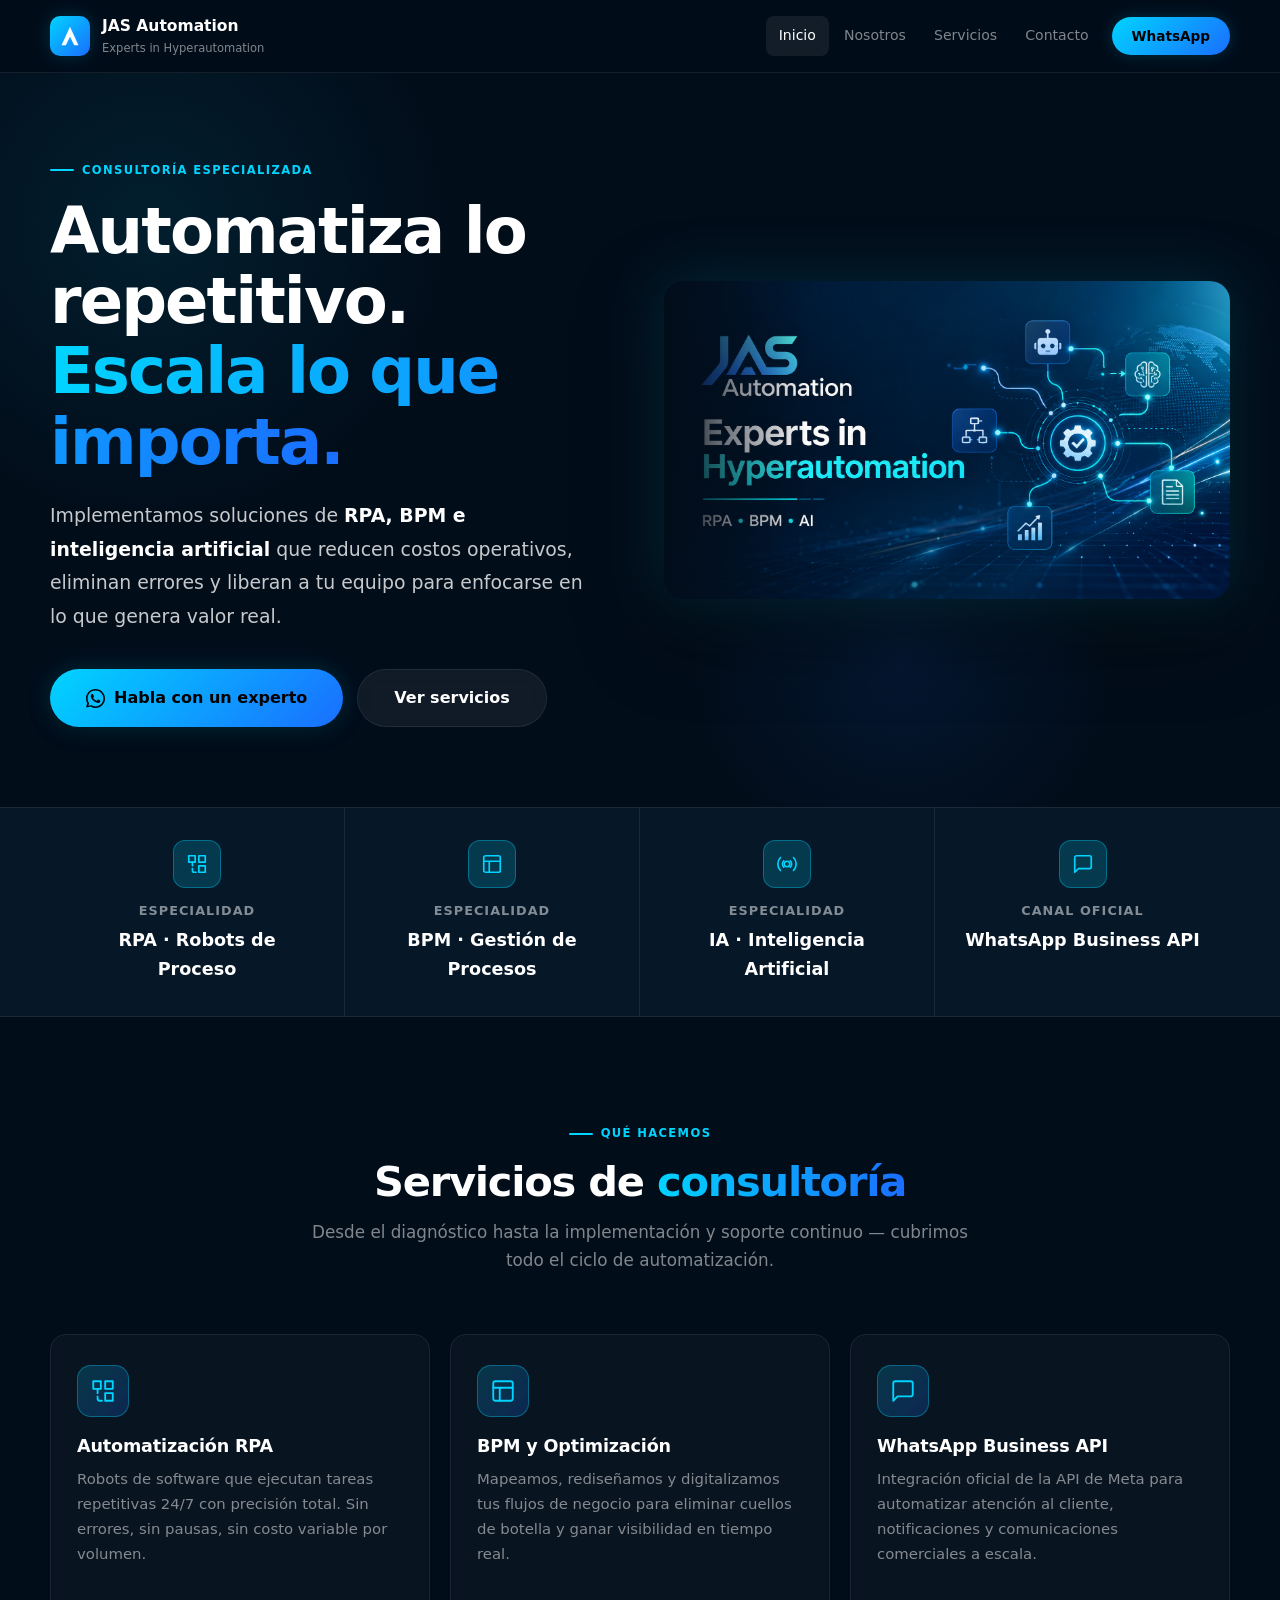
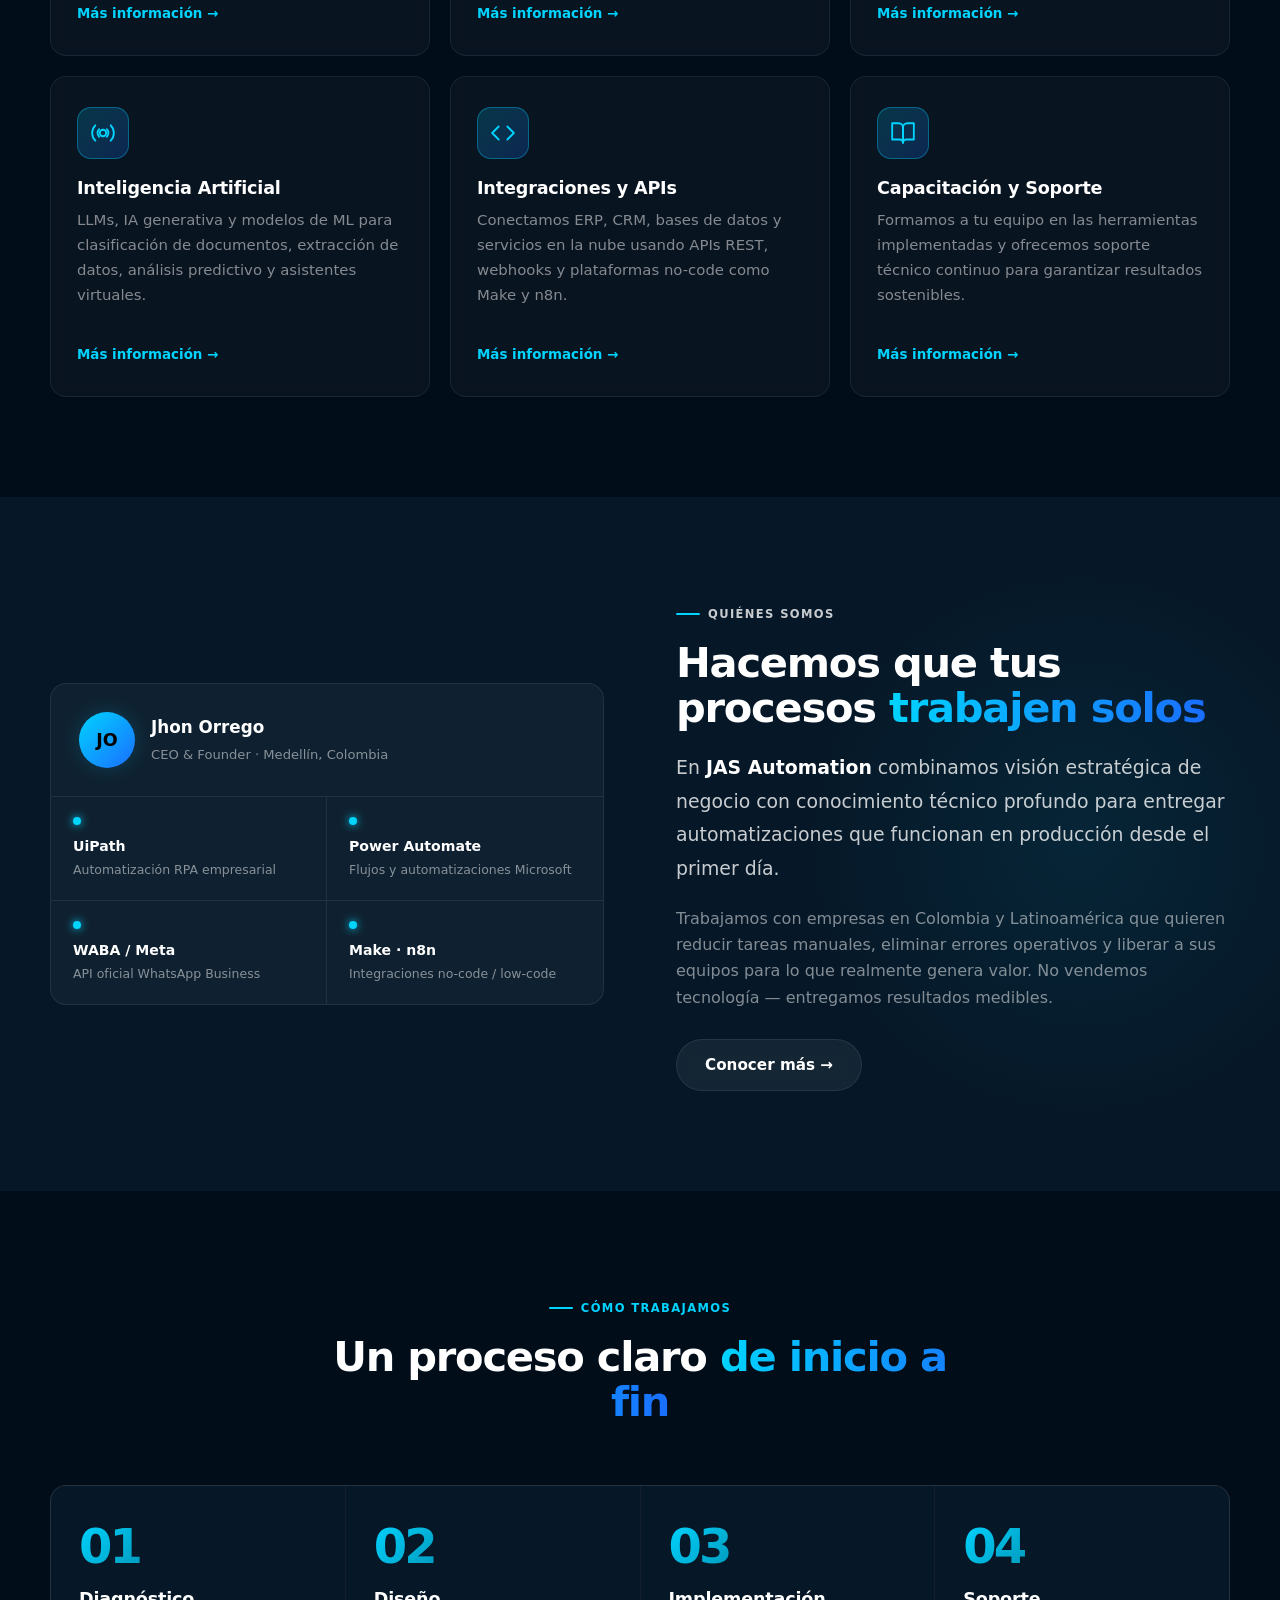
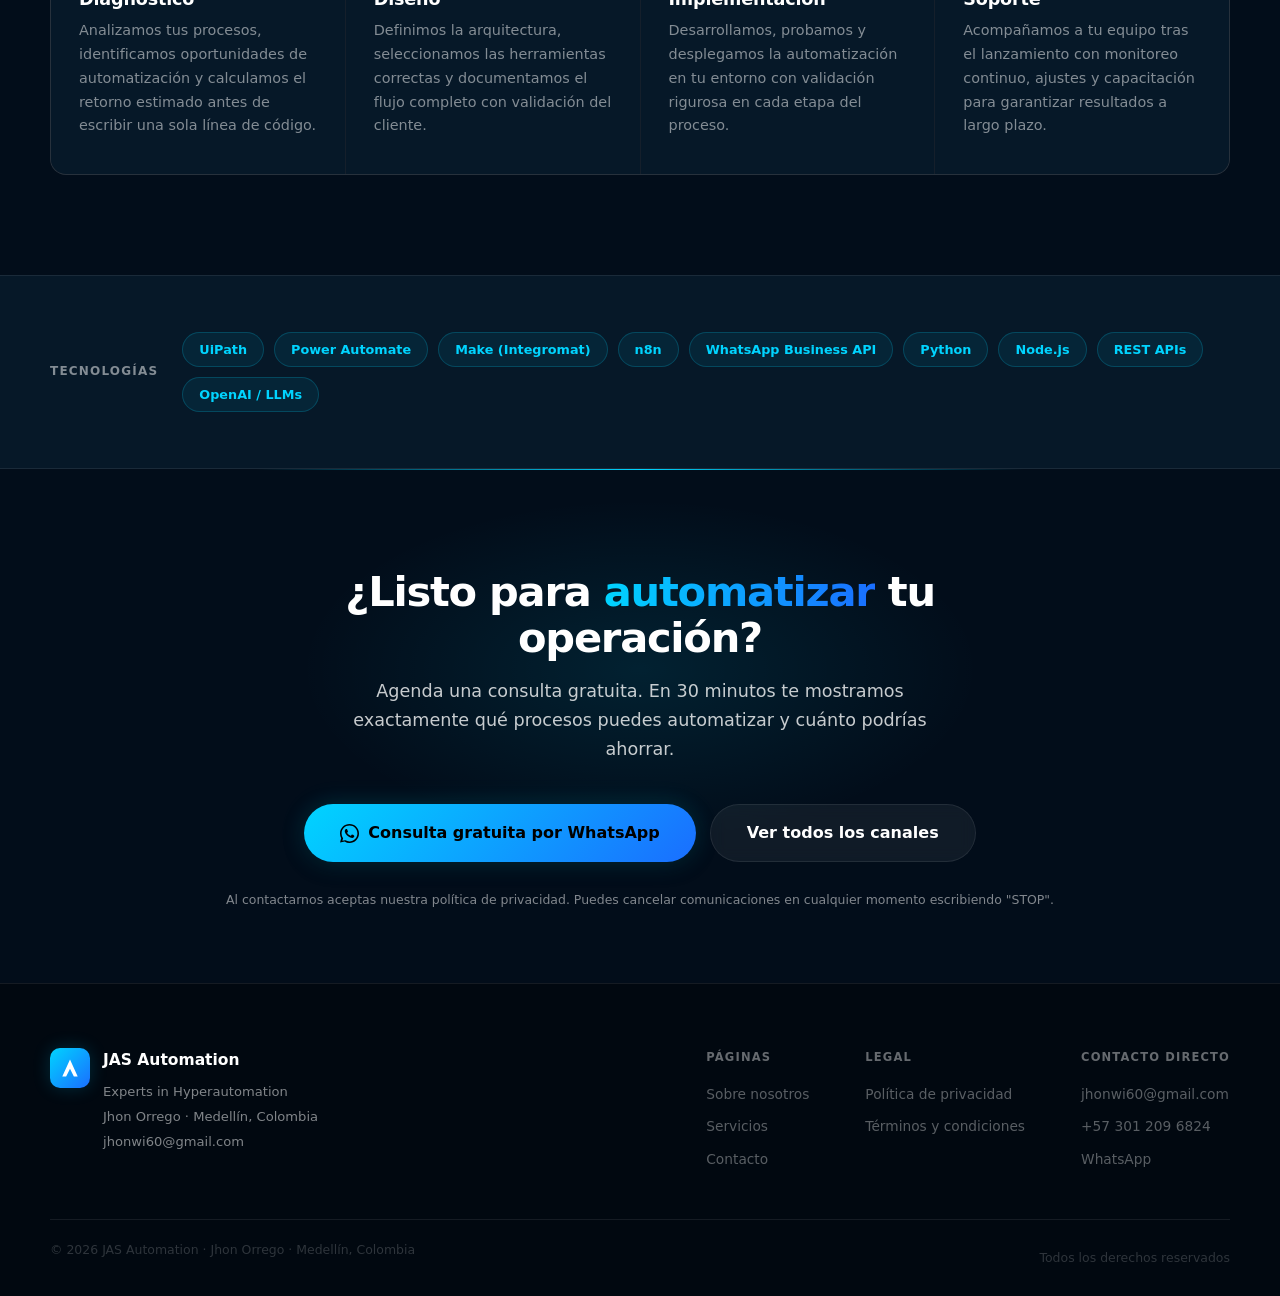
<file: index.html>
<!doctype html>
<html lang="es">
<head>
  <meta charset="utf-8">
  <meta name="facebook-domain-verification" content="6xruk0fflsrq1tojwu6h38lykmosed" />
  <meta name="viewport" content="width=device-width, initial-scale=1">
  <title>JAS Automation | Experts in Hyperautomation — RPA · BPM · IA</title>
  <meta name="description" content="Consultoría en Hyperautomation: RPA, BPM e Inteligencia Artificial para empresas que quieren escalar sin incrementar costos operativos. Medellín, Colombia.">
  <meta name="robots" content="index,follow">
  <meta property="og:title" content="JAS Automation | Experts in Hyperautomation">
  <meta property="og:description" content="RPA · BPM · IA — Reducimos costos operativos y automatizamos lo que frena tu crecimiento.">
  <meta property="og:image" content="https://www.jasautomation.com/assets/img/web.png">
  <meta property="og:type" content="website">
  <meta property="og:url" content="https://www.jasautomation.com">
  <link rel="canonical" href="https://www.jasautomation.com">
  <meta name="author" content="Jhon Orrego">
  <link rel="stylesheet" href="assets/css/styles.css">
  <script type="application/ld+json">
  {
    "@context": "https://schema.org",
    "@graph": [
      {
        "@type": "Organization",
        "@id": "https://www.jasautomation.com/#organization",
        "name": "JAS Automation",
        "alternateName": "JAS Automation Consultoría en Hyperautomation",
        "url": "https://www.jasautomation.com",
        "logo": "https://www.jasautomation.com/assets/img/web.png",
        "image": "https://www.jasautomation.com/assets/img/web.png",
        "description": "Consultoría especializada en Hyperautomation: RPA, BPM e Inteligencia Artificial para empresas en Colombia y Latinoamérica.",
        "foundingLocation": { "@type": "Place", "name": "Medellín, Antioquia, Colombia" },
        "address": {
          "@type": "PostalAddress",
          "addressLocality": "Medellín",
          "addressRegion": "Antioquia",
          "addressCountry": "CO"
        },
        "contactPoint": {
          "@type": "ContactPoint",
          "telephone": "+57-301-209-6824",
          "email": "jhonwi60@gmail.com",
          "contactType": "customer service",
          "availableLanguage": "Spanish",
          "hoursAvailable": "Mo-Fr 08:00-18:00"
        },
        "founder": { "@id": "https://www.jasautomation.com/#jhon-orrego" },
        "employee": { "@id": "https://www.jasautomation.com/#jhon-orrego" }
      },
      {
        "@type": "Person",
        "@id": "https://www.jasautomation.com/#jhon-orrego",
        "name": "Jhon Orrego",
        "givenName": "Jhon",
        "familyName": "Orrego",
        "jobTitle": "CEO & Founder",
        "description": "CEO y Fundador de JAS Automation, consultoría especializada en Hyperautomation (RPA, BPM e IA) desde Medellín, Colombia.",
        "url": "https://www.jasautomation.com/sobre-nosotros.html",
        "email": "jhonwi60@gmail.com",
        "telephone": "+573012096824",
        "address": {
          "@type": "PostalAddress",
          "addressLocality": "Medellín",
          "addressCountry": "CO"
        },
        "worksFor": { "@id": "https://www.jasautomation.com/#organization" },
        "knowsAbout": [
          "RPA", "Robotic Process Automation", "BPM",
          "Business Process Management", "Inteligencia Artificial",
          "WhatsApp Business API", "Automatización de Procesos",
          "Hyperautomation", "UiPath", "Power Automate"
        ]
      },
      {
        "@type": "WebSite",
        "@id": "https://www.jasautomation.com/#website",
        "url": "https://www.jasautomation.com",
        "name": "JAS Automation",
        "description": "Experts in Hyperautomation — RPA, BPM e IA",
        "publisher": { "@id": "https://www.jasautomation.com/#organization" }
      }
    ]
  }
  </script>
</head>
<body>

<!-- ═══ HEADER ═══════════════════════════════ -->
<header class="site-header">
  <nav class="nav container" aria-label="Navegación principal">
    <a class="brand" href="index.html" aria-label="JAS Automation — Inicio">
      <span class="brand-mark">
        <svg width="22" height="22" viewBox="0 0 24 26" fill="none" aria-hidden="true">
          <path d="M12 2L2 24h5l5-10 5 10h5L12 2z" fill="white"/>
        </svg>
      </span>
      <span>
        <strong>JAS Automation</strong>
        <small>Experts in Hyperautomation</small>
      </span>
    </a>
    <button class="nav-toggle" id="nav-toggle" aria-expanded="false" aria-controls="main-menu" aria-label="Abrir menú">
      <span></span><span></span><span></span>
    </button>
    <div class="nav-links" id="main-menu">
      <a href="index.html" class="active">Inicio</a>
      <a href="sobre-nosotros.html">Nosotros</a>
      <a href="servicios.html">Servicios</a>
      <a href="contacto.html">Contacto</a>
      <a href="https://wa.me/573012096824?text=Hola%2C%20quiero%20informaci%C3%B3n%20sobre%20JAS%20Automation" class="nav-cta" target="_blank" rel="noopener">WhatsApp</a>
    </div>
  </nav>
</header>

<main>

<!-- ═══ HERO ══════════════════════════════════ -->
<section class="hero">
  <!-- Imagen solo en mobile (se muestra arriba del contenido) -->
  <div class="hero-mobile-img" aria-hidden="true">
    <img src="assets/img/mobile.png" alt="JAS Automation - Experts in Hyperautomation">
  </div>

  <div class="container hero-inner">
    <div class="hero-content">
      <p class="eyebrow">Consultoría especializada</p>
      <h1>
        Automatiza lo repetitivo.<br>
        <span class="gradient-text">Escala lo que importa.</span>
      </h1>
      <p class="lead">
        Implementamos soluciones de <strong style="color:#fff">RPA, BPM e inteligencia artificial</strong> que reducen costos operativos, eliminan errores y liberan a tu equipo para enfocarse en lo que genera valor real.
      </p>
      <div class="hero-actions">
        <a class="btn btn-primary btn-lg" href="https://wa.me/573012096824?text=Hola%2C%20quiero%20informaci%C3%B3n%20sobre%20JAS%20Automation" target="_blank" rel="noopener">
          <svg width="19" height="19" viewBox="0 0 24 24" fill="currentColor" aria-hidden="true"><path d="M17.472 14.382c-.297-.149-1.758-.867-2.03-.967-.273-.099-.471-.148-.67.15-.197.297-.767.966-.94 1.164-.173.199-.347.223-.644.075-.297-.15-1.255-.463-2.39-1.475-.883-.788-1.48-1.761-1.653-2.059-.173-.297-.018-.458.13-.606.134-.133.298-.347.446-.52.149-.174.198-.298.298-.497.099-.198.05-.371-.025-.52-.075-.149-.669-1.612-.916-2.207-.242-.579-.487-.5-.669-.51-.173-.008-.371-.01-.57-.01-.198 0-.52.074-.792.372-.272.297-1.04 1.016-1.04 2.479 0 1.462 1.065 2.875 1.213 3.074.149.198 2.096 3.2 5.077 4.487.709.306 1.262.489 1.694.625.712.227 1.36.195 1.871.118.571-.085 1.758-.719 2.006-1.413.248-.694.248-1.289.173-1.413-.074-.124-.272-.198-.57-.347z"/><path d="M12 0C5.373 0 0 5.373 0 12c0 2.123.553 4.116 1.52 5.843L.057 23.5l5.81-1.522A11.942 11.942 0 0012 24c6.627 0 12-5.373 12-12S18.627 0 12 0zm0 22c-1.89 0-3.663-.51-5.187-1.4l-.37-.22-3.45.905.92-3.36-.24-.386A10 10 0 012 12C2 6.477 6.477 2 12 2s10 4.477 10 10-4.477 10-10 10z"/></svg>
          Habla con un experto
        </a>
        <a class="btn btn-ghost btn-lg" href="servicios.html">Ver servicios</a>
      </div>
    </div>

    <!-- Imagen desktop (lado derecho) -->
    <div class="hero-visual" aria-hidden="true">
      <img src="assets/img/web.png" alt="JAS Automation — Experts in Hyperautomation RPA BPM IA" loading="eager">
    </div>
  </div>
</section>

<!-- ═══ STATS / COMPETENCIAS ══════════════════ -->
<div class="stats-bar">
  <div class="container">
    <div class="stats-inner">
      <div class="stat-item">
        <div class="stat-icon" aria-hidden="true">
          <svg width="22" height="22" viewBox="0 0 24 24" fill="none" stroke="currentColor" stroke-width="1.8" stroke-linecap="round" stroke-linejoin="round"><rect x="3" y="3" width="7" height="7"/><rect x="14" y="3" width="7" height="7"/><rect x="14" y="14" width="7" height="7"/><path d="M7 17v2a2 2 0 002 2h2M7 10v4"/></svg>
        </div>
        <div class="stat-label">Especialidad</div>
        <div class="stat-value">RPA · Robots de Proceso</div>
      </div>
      <div class="stat-item">
        <div class="stat-icon" aria-hidden="true">
          <svg width="22" height="22" viewBox="0 0 24 24" fill="none" stroke="currentColor" stroke-width="1.8" stroke-linecap="round" stroke-linejoin="round"><rect x="3" y="3" width="18" height="18" rx="2"/><path d="M3 9h18M9 21V9"/></svg>
        </div>
        <div class="stat-label">Especialidad</div>
        <div class="stat-value">BPM · Gestión de Procesos</div>
      </div>
      <div class="stat-item">
        <div class="stat-icon" aria-hidden="true">
          <svg width="22" height="22" viewBox="0 0 24 24" fill="none" stroke="currentColor" stroke-width="1.8" stroke-linecap="round" stroke-linejoin="round"><circle cx="12" cy="12" r="3"/><path d="M19.07 4.93a10 10 0 010 14.14M4.93 4.93a10 10 0 000 14.14M15.54 8.46a5 5 0 010 7.07M8.46 8.46a5 5 0 000 7.07"/></svg>
        </div>
        <div class="stat-label">Especialidad</div>
        <div class="stat-value">IA · Inteligencia Artificial</div>
      </div>
      <div class="stat-item">
        <div class="stat-icon" aria-hidden="true">
          <svg width="22" height="22" viewBox="0 0 24 24" fill="none" stroke="currentColor" stroke-width="1.8" stroke-linecap="round" stroke-linejoin="round"><path d="M21 15a2 2 0 01-2 2H7l-4 4V5a2 2 0 012-2h14a2 2 0 012 2z"/></svg>
        </div>
        <div class="stat-label">Canal oficial</div>
        <div class="stat-value">WhatsApp Business API</div>
      </div>
    </div>
  </div>
</div>

<!-- ═══ SERVICES ══════════════════════════════ -->
<section class="section" id="servicios">
  <div class="container">
    <div class="section-header">
      <p class="eyebrow">Qué hacemos</p>
      <h2>Servicios de <span class="gradient-text">consultoría</span></h2>
      <p class="section-sub">Desde el diagnóstico hasta la implementación y soporte continuo — cubrimos todo el ciclo de automatización.</p>
    </div>
    <div class="services-grid">

      <article class="service-card">
        <div class="service-icon" aria-hidden="true">
          <svg width="26" height="26" viewBox="0 0 24 24" fill="none" stroke="currentColor" stroke-width="1.7" stroke-linecap="round" stroke-linejoin="round"><rect x="3" y="3" width="7" height="7"/><rect x="14" y="3" width="7" height="7"/><rect x="14" y="14" width="7" height="7"/><path d="M7 17v2a2 2 0 002 2h2M7 10v4"/></svg>
        </div>
        <h3>Automatización RPA</h3>
        <p>Robots de software que ejecutan tareas repetitivas 24/7 con precisión total. Sin errores, sin pausas, sin costo variable por volumen.</p>
        <a href="servicios.html" class="card-link">Más información →</a>
      </article>

      <article class="service-card">
        <div class="service-icon" aria-hidden="true">
          <svg width="26" height="26" viewBox="0 0 24 24" fill="none" stroke="currentColor" stroke-width="1.7" stroke-linecap="round" stroke-linejoin="round"><rect x="3" y="3" width="18" height="18" rx="2"/><path d="M3 9h18M9 21V9"/></svg>
        </div>
        <h3>BPM y Optimización</h3>
        <p>Mapeamos, rediseñamos y digitalizamos tus flujos de negocio para eliminar cuellos de botella y ganar visibilidad en tiempo real.</p>
        <a href="servicios.html" class="card-link">Más información →</a>
      </article>

      <article class="service-card">
        <div class="service-icon" aria-hidden="true">
          <svg width="26" height="26" viewBox="0 0 24 24" fill="none" stroke="currentColor" stroke-width="1.7" stroke-linecap="round" stroke-linejoin="round"><path d="M21 15a2 2 0 01-2 2H7l-4 4V5a2 2 0 012-2h14a2 2 0 012 2z"/></svg>
        </div>
        <h3>WhatsApp Business API</h3>
        <p>Integración oficial de la API de Meta para automatizar atención al cliente, notificaciones y comunicaciones comerciales a escala.</p>
        <a href="servicios.html" class="card-link">Más información →</a>
      </article>

      <article class="service-card">
        <div class="service-icon" aria-hidden="true">
          <svg width="26" height="26" viewBox="0 0 24 24" fill="none" stroke="currentColor" stroke-width="1.7" stroke-linecap="round" stroke-linejoin="round"><circle cx="12" cy="12" r="3"/><path d="M19.07 4.93a10 10 0 010 14.14M4.93 4.93a10 10 0 000 14.14M15.54 8.46a5 5 0 010 7.07M8.46 8.46a5 5 0 000 7.07"/></svg>
        </div>
        <h3>Inteligencia Artificial</h3>
        <p>LLMs, IA generativa y modelos de ML para clasificación de documentos, extracción de datos, análisis predictivo y asistentes virtuales.</p>
        <a href="servicios.html" class="card-link">Más información →</a>
      </article>

      <article class="service-card">
        <div class="service-icon" aria-hidden="true">
          <svg width="26" height="26" viewBox="0 0 24 24" fill="none" stroke="currentColor" stroke-width="1.7" stroke-linecap="round" stroke-linejoin="round"><polyline points="16 18 22 12 16 6"/><polyline points="8 6 2 12 8 18"/></svg>
        </div>
        <h3>Integraciones y APIs</h3>
        <p>Conectamos ERP, CRM, bases de datos y servicios en la nube usando APIs REST, webhooks y plataformas no-code como Make y n8n.</p>
        <a href="servicios.html" class="card-link">Más información →</a>
      </article>

      <article class="service-card">
        <div class="service-icon" aria-hidden="true">
          <svg width="26" height="26" viewBox="0 0 24 24" fill="none" stroke="currentColor" stroke-width="1.7" stroke-linecap="round" stroke-linejoin="round"><path d="M2 3h6a4 4 0 014 4v14a3 3 0 00-3-3H2z"/><path d="M22 3h-6a4 4 0 00-4 4v14a3 3 0 013-3h7z"/></svg>
        </div>
        <h3>Capacitación y Soporte</h3>
        <p>Formamos a tu equipo en las herramientas implementadas y ofrecemos soporte técnico continuo para garantizar resultados sostenibles.</p>
        <a href="servicios.html" class="card-link">Más información →</a>
      </article>

    </div>
  </div>
</section>

<!-- ═══ ABOUT ══════════════════════════════════ -->
<section class="section about-section" id="nosotros">
  <div class="container about-grid">
    <div>
      <div class="about-card">
        <div class="about-card-top">
          <div class="about-avatar" aria-hidden="true">JO</div>
          <div>
            <div class="about-card-name">Jhon Orrego</div>
            <div class="about-card-role">CEO &amp; Founder · Medellín, Colombia</div>
          </div>
        </div>
        <div class="about-skills">
          <div class="skill-item">
            <div class="skill-dot" aria-hidden="true"></div>
            <div class="skill-name">UiPath</div>
            <div class="skill-desc">Automatización RPA empresarial</div>
          </div>
          <div class="skill-item">
            <div class="skill-dot" aria-hidden="true"></div>
            <div class="skill-name">Power Automate</div>
            <div class="skill-desc">Flujos y automatizaciones Microsoft</div>
          </div>
          <div class="skill-item">
            <div class="skill-dot" aria-hidden="true"></div>
            <div class="skill-name">WABA / Meta</div>
            <div class="skill-desc">API oficial WhatsApp Business</div>
          </div>
          <div class="skill-item">
            <div class="skill-dot" aria-hidden="true"></div>
            <div class="skill-name">Make · n8n</div>
            <div class="skill-desc">Integraciones no-code / low-code</div>
          </div>
        </div>
      </div>
    </div>

    <div class="about-text">
      <p class="eyebrow">Quiénes somos</p>
      <h2>Hacemos que tus procesos <span class="gradient-text">trabajen solos</span></h2>
      <p class="lead">En <strong>JAS Automation</strong> combinamos visión estratégica de negocio con conocimiento técnico profundo para entregar automatizaciones que funcionan en producción desde el primer día.</p>
      <p style="color:var(--text-3);margin-bottom:28px;">Trabajamos con empresas en Colombia y Latinoamérica que quieren reducir tareas manuales, eliminar errores operativos y liberar a sus equipos para lo que realmente genera valor. No vendemos tecnología — entregamos resultados medibles.</p>
      <a class="btn btn-ghost" href="sobre-nosotros.html">Conocer más →</a>
    </div>
  </div>
</section>

<!-- ═══ PROCESS ════════════════════════════════ -->
<section class="section process-section">
  <div class="container">
    <div class="section-header">
      <p class="eyebrow">Cómo trabajamos</p>
      <h2>Un proceso claro <span class="gradient-text">de inicio a fin</span></h2>
    </div>
    <div class="process-grid">
      <div class="process-step">
        <div class="step-num">01</div>
        <h3>Diagnóstico</h3>
        <p>Analizamos tus procesos, identificamos oportunidades de automatización y calculamos el retorno estimado antes de escribir una sola línea de código.</p>
      </div>
      <div class="process-step">
        <div class="step-num">02</div>
        <h3>Diseño</h3>
        <p>Definimos la arquitectura, seleccionamos las herramientas correctas y documentamos el flujo completo con validación del cliente.</p>
      </div>
      <div class="process-step">
        <div class="step-num">03</div>
        <h3>Implementación</h3>
        <p>Desarrollamos, probamos y desplegamos la automatización en tu entorno con validación rigurosa en cada etapa del proceso.</p>
      </div>
      <div class="process-step">
        <div class="step-num">04</div>
        <h3>Soporte</h3>
        <p>Acompañamos a tu equipo tras el lanzamiento con monitoreo continuo, ajustes y capacitación para garantizar resultados a largo plazo.</p>
      </div>
    </div>
  </div>
</section>

<!-- ═══ TECH STACK ═════════════════════════════ -->
<div class="tech-section">
  <div class="container tech-inner">
    <span class="tech-label">Tecnologías</span>
    <div class="tech-tags">
      <span class="tech-tag">UiPath</span>
      <span class="tech-tag">Power Automate</span>
      <span class="tech-tag">Make (Integromat)</span>
      <span class="tech-tag">n8n</span>
      <span class="tech-tag">WhatsApp Business API</span>
      <span class="tech-tag">Python</span>
      <span class="tech-tag">Node.js</span>
      <span class="tech-tag">REST APIs</span>
      <span class="tech-tag">OpenAI / LLMs</span>
    </div>
  </div>
</div>

<!-- ═══ CTA ════════════════════════════════════ -->
<section class="cta-section">
  <div class="container">
    <div class="cta-body">
      <h2>¿Listo para <span class="gradient-text">automatizar</span> tu operación?</h2>
      <p>Agenda una consulta gratuita. En 30 minutos te mostramos exactamente qué procesos puedes automatizar y cuánto podrías ahorrar.</p>
    </div>
    <div class="cta-actions">
      <a class="btn btn-primary btn-lg" href="https://wa.me/573012096824?text=Hola%2C%20quiero%20una%20consulta%20gratuita%20con%20JAS%20Automation" target="_blank" rel="noopener">
        <svg width="19" height="19" viewBox="0 0 24 24" fill="currentColor" aria-hidden="true"><path d="M17.472 14.382c-.297-.149-1.758-.867-2.03-.967-.273-.099-.471-.148-.67.15-.197.297-.767.966-.94 1.164-.173.199-.347.223-.644.075-.297-.15-1.255-.463-2.39-1.475-.883-.788-1.48-1.761-1.653-2.059-.173-.297-.018-.458.13-.606.134-.133.298-.347.446-.52.149-.174.198-.298.298-.497.099-.198.05-.371-.025-.52-.075-.149-.669-1.612-.916-2.207-.242-.579-.487-.5-.669-.51-.173-.008-.371-.01-.57-.01-.198 0-.52.074-.792.372-.272.297-1.04 1.016-1.04 2.479 0 1.462 1.065 2.875 1.213 3.074.149.198 2.096 3.2 5.077 4.487.709.306 1.262.489 1.694.625.712.227 1.36.195 1.871.118.571-.085 1.758-.719 2.006-1.413.248-.694.248-1.289.173-1.413-.074-.124-.272-.198-.57-.347z"/><path d="M12 0C5.373 0 0 5.373 0 12c0 2.123.553 4.116 1.52 5.843L.057 23.5l5.81-1.522A11.942 11.942 0 0012 24c6.627 0 12-5.373 12-12S18.627 0 12 0zm0 22c-1.89 0-3.663-.51-5.187-1.4l-.37-.22-3.45.905.92-3.36-.24-.386A10 10 0 012 12C2 6.477 6.477 2 12 2s10 4.477 10 10-4.477 10-10 10z"/></svg>
        Consulta gratuita por WhatsApp
      </a>
      <a class="btn btn-ghost btn-lg" href="contacto.html">Ver todos los canales</a>
    </div>
    <p class="cta-note">Al contactarnos aceptas nuestra <a href="politica-privacidad.html">política de privacidad</a>. Puedes cancelar comunicaciones en cualquier momento escribiendo "STOP".</p>
  </div>
</section>

</main>

<!-- ═══ FOOTER ════════════════════════════════ -->
<footer class="site-footer">
  <div class="container footer-top">
    <div class="footer-brand">
      <span class="brand-mark">
        <svg width="20" height="20" viewBox="0 0 24 26" fill="none" aria-hidden="true">
          <path d="M12 2L2 24h5l5-10 5 10h5L12 2z" fill="white"/>
        </svg>
      </span>
      <div>
        <strong>JAS Automation</strong>
        <p>Experts in Hyperautomation</p>
        <p>Jhon Orrego · Medellín, Colombia</p>
        <p><a href="mailto:jhonwi60@gmail.com" style="color:var(--text-3)">jhonwi60@gmail.com</a></p>
      </div>
    </div>
    <nav class="footer-nav" aria-label="Navegación del pie de página">
      <div class="footer-col">
        <strong>Páginas</strong>
        <a href="sobre-nosotros.html">Sobre nosotros</a>
        <a href="servicios.html">Servicios</a>
        <a href="contacto.html">Contacto</a>
      </div>
      <div class="footer-col">
        <strong>Legal</strong>
        <a href="politica-privacidad.html">Política de privacidad</a>
        <a href="terminos-condiciones.html">Términos y condiciones</a>
      </div>
      <div class="footer-col">
        <strong>Contacto directo</strong>
        <a href="mailto:jhonwi60@gmail.com">jhonwi60@gmail.com</a>
        <a href="tel:+573012096824">+57 301 209 6824</a>
        <a href="https://wa.me/573012096824" target="_blank" rel="noopener">WhatsApp</a>
      </div>
    </nav>
  </div>
  <div class="footer-bottom">
    <div class="container">
      <p>© 2026 JAS Automation · Jhon Orrego · Medellín, Colombia</p>
      <p>Todos los derechos reservados</p>
    </div>
  </div>
</footer>

<script src="assets/js/main.js"></script>
</body>
</html>
</file>
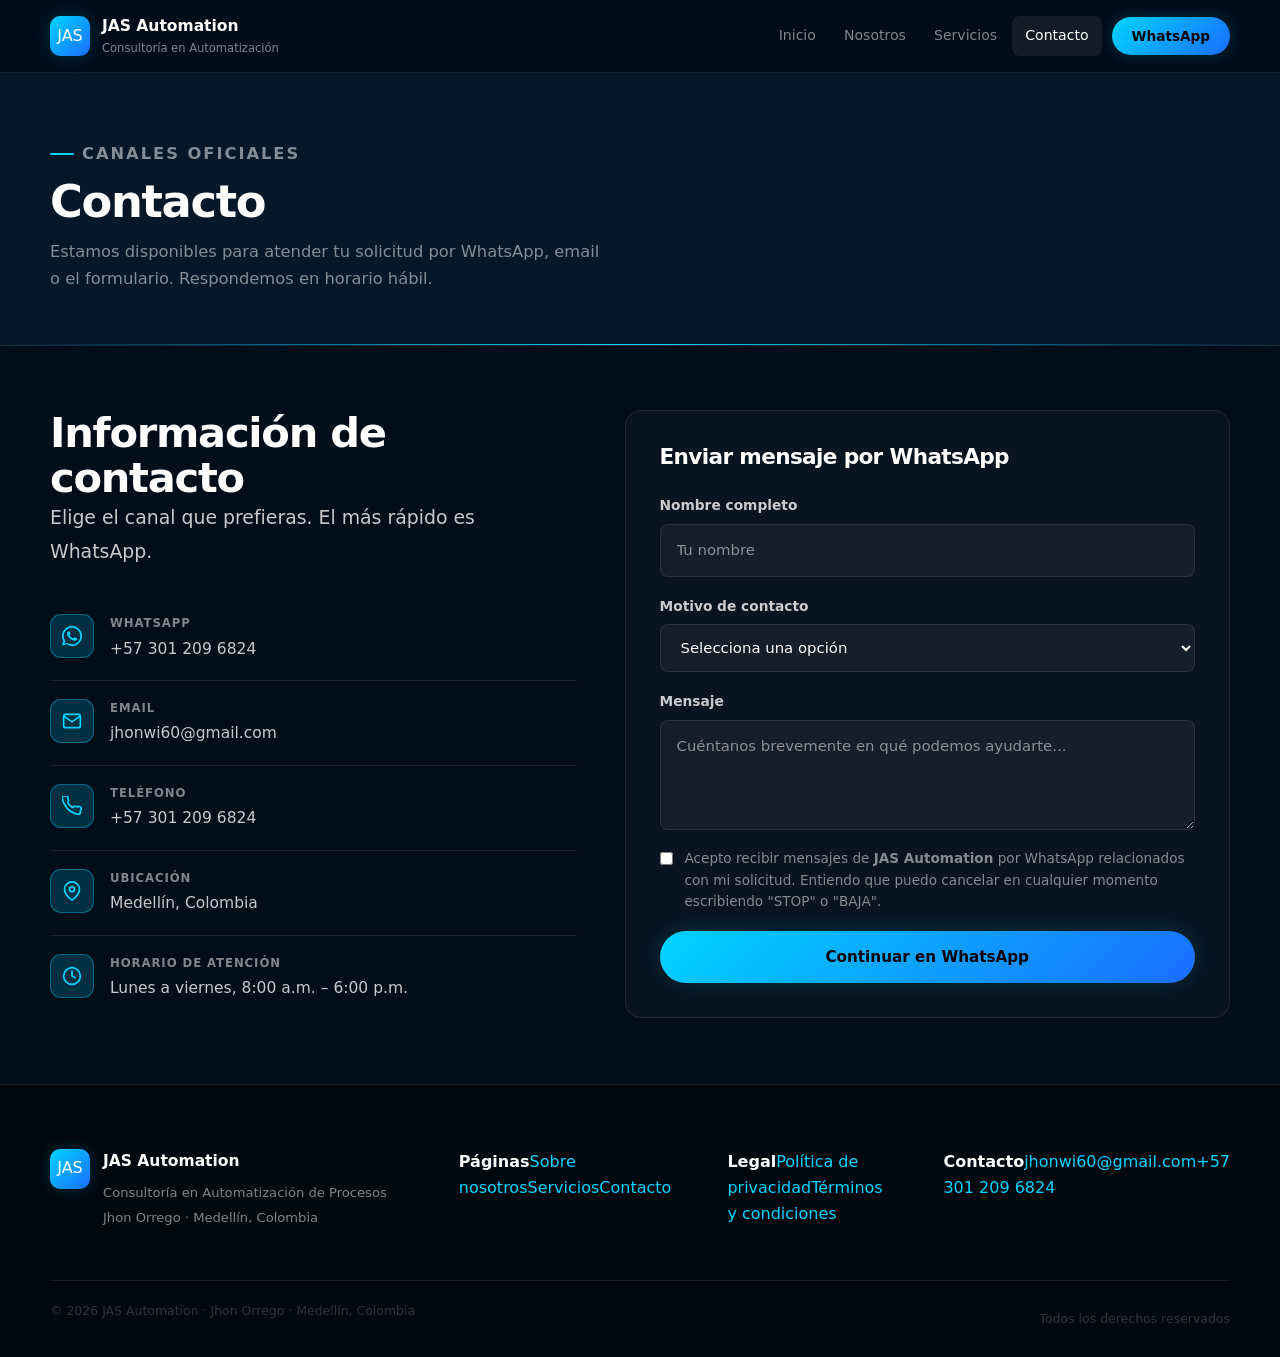
<file: contacto.html>
<!doctype html>
<html lang="es">
<head>
  <meta charset="utf-8">
  <meta name="viewport" content="width=device-width, initial-scale=1">
  <title>Contacto | JAS Automation</title>
  <meta name="description" content="Canales oficiales de contacto de JAS Automation. Escríbenos por WhatsApp, email o usa el formulario de contacto.">
  <link rel="canonical" href="https://www.jasautomation.com/contacto.html">
  <meta name="author" content="Jhon Orrego">
  <link rel="stylesheet" href="assets/css/styles.css">
</head>
<body>

  <header class="site-header">
    <nav class="nav container" aria-label="Navegación principal">
      <a class="brand" href="index.html"><span class="brand-mark">JAS</span><span><strong>JAS Automation</strong><small>Consultoría en Automatización</small></span></a>
      <button class="nav-toggle" id="nav-toggle" aria-expanded="false" aria-controls="main-menu" aria-label="Abrir menú"><span></span><span></span><span></span></button>
      <div class="nav-links" id="main-menu">
        <a href="index.html">Inicio</a>
        <a href="sobre-nosotros.html">Nosotros</a>
        <a href="servicios.html">Servicios</a>
        <a href="contacto.html" class="active">Contacto</a>
        <a href="https://wa.me/573012096824?text=Hola%2C%20quiero%20informaci%C3%B3n%20sobre%20JAS%20Automation" class="nav-cta" target="_blank" rel="noopener">WhatsApp</a>
      </div>
    </nav>
  </header>

  <main>
    <div class="page-hero">
      <div class="container">
        <p class="eyebrow">Canales oficiales</p>
        <h1>Contacto</h1>
        <p>Estamos disponibles para atender tu solicitud por WhatsApp, email o el formulario. Respondemos en horario hábil.</p>
      </div>
    </div>

    <section class="content-section">
      <div class="container contact-wrap">

        <div class="contact-info">
          <h2>Información de contacto</h2>
          <p class="lead">Elige el canal que prefieras. El más rápido es WhatsApp.</p>

          <div class="contact-list">
            <div class="contact-list-item">
              <div class="contact-icon" aria-hidden="true">
                <svg width="20" height="20" viewBox="0 0 24 24" fill="currentColor"><path d="M17.472 14.382c-.297-.149-1.758-.867-2.03-.967-.273-.099-.471-.148-.67.15-.197.297-.767.966-.94 1.164-.173.199-.347.223-.644.075-.297-.15-1.255-.463-2.39-1.475-.883-.788-1.48-1.761-1.653-2.059-.173-.297-.018-.458.13-.606.134-.133.298-.347.446-.52.149-.174.198-.298.298-.497.099-.198.05-.371-.025-.52-.075-.149-.669-1.612-.916-2.207-.242-.579-.487-.5-.669-.51-.173-.008-.371-.01-.57-.01-.198 0-.52.074-.792.372-.272.297-1.04 1.016-1.04 2.479 0 1.462 1.065 2.875 1.213 3.074.149.198 2.096 3.2 5.077 4.487.709.306 1.262.489 1.694.625.712.227 1.36.195 1.871.118.571-.085 1.758-.719 2.006-1.413.248-.694.248-1.289.173-1.413-.074-.124-.272-.198-.57-.347z"/><path d="M12 0C5.373 0 0 5.373 0 12c0 2.123.553 4.116 1.52 5.843L.057 23.5l5.81-1.522A11.942 11.942 0 0012 24c6.627 0 12-5.373 12-12S18.627 0 12 0zm0 22c-1.89 0-3.663-.51-5.187-1.4l-.37-.22-3.45.905.92-3.36-.24-.386A10 10 0 012 12C2 6.477 6.477 2 12 2s10 4.477 10 10-4.477 10-10 10z"/></svg>
              </div>
              <div>
                <div class="contact-label">WhatsApp</div>
                <div class="contact-value"><a href="https://wa.me/573012096824" target="_blank" rel="noopener">+57 301 209 6824</a></div>
              </div>
            </div>
            <div class="contact-list-item">
              <div class="contact-icon" aria-hidden="true">
                <svg width="20" height="20" viewBox="0 0 24 24" fill="none" stroke="currentColor" stroke-width="2" stroke-linecap="round" stroke-linejoin="round"><path d="M4 4h16c1.1 0 2 .9 2 2v12c0 1.1-.9 2-2 2H4c-1.1 0-2-.9-2-2V6c0-1.1.9-2 2-2z"/><polyline points="22,6 12,13 2,6"/></svg>
              </div>
              <div>
                <div class="contact-label">Email</div>
                <div class="contact-value"><a href="mailto:jhonwi60@gmail.com">jhonwi60@gmail.com</a></div>
              </div>
            </div>
            <div class="contact-list-item">
              <div class="contact-icon" aria-hidden="true">
                <svg width="20" height="20" viewBox="0 0 24 24" fill="none" stroke="currentColor" stroke-width="2" stroke-linecap="round" stroke-linejoin="round"><path d="M22 16.92v3a2 2 0 01-2.18 2 19.79 19.79 0 01-8.63-3.07A19.5 19.5 0 013.07 9.81 19.79 19.79 0 01.02 1.18 2 2 0 012 0h3a2 2 0 012 1.72c.127.96.361 1.903.7 2.81a2 2 0 01-.45 2.11L6.91 7.91a16 16 0 006.08 6.08l1.27-1.27a2 2 0 012.11-.45c.907.339 1.85.573 2.81.7A2 2 0 0122 16.92z"/></svg>
              </div>
              <div>
                <div class="contact-label">Teléfono</div>
                <div class="contact-value"><a href="tel:+573012096824">+57 301 209 6824</a></div>
              </div>
            </div>
            <div class="contact-list-item">
              <div class="contact-icon" aria-hidden="true">
                <svg width="20" height="20" viewBox="0 0 24 24" fill="none" stroke="currentColor" stroke-width="2" stroke-linecap="round" stroke-linejoin="round"><path d="M21 10c0 7-9 13-9 13S3 17 3 10a9 9 0 0118 0z"/><circle cx="12" cy="10" r="3"/></svg>
              </div>
              <div>
                <div class="contact-label">Ubicación</div>
                <div class="contact-value">Medellín, Colombia</div>
              </div>
            </div>
            <div class="contact-list-item">
              <div class="contact-icon" aria-hidden="true">
                <svg width="20" height="20" viewBox="0 0 24 24" fill="none" stroke="currentColor" stroke-width="2" stroke-linecap="round" stroke-linejoin="round"><circle cx="12" cy="12" r="10"/><polyline points="12 6 12 12 16 14"/></svg>
              </div>
              <div>
                <div class="contact-label">Horario de atención</div>
                <div class="contact-value">Lunes a viernes, 8:00 a.m. – 6:00 p.m.</div>
              </div>
            </div>
          </div>
        </div>

        <div class="form-box">
          <h2>Enviar mensaje por WhatsApp</h2>
          <form class="form-grid" id="whatsappForm" novalidate>
            <div class="form-field">
              <label for="name">Nombre completo</label>
              <input id="name" name="name" type="text" autocomplete="name" placeholder="Tu nombre" required>
            </div>
            <div class="form-field">
              <label for="topic">Motivo de contacto</label>
              <select id="topic" name="topic" required>
                <option value="">Selecciona una opción</option>
                <option>Información sobre servicios</option>
                <option>Solicitud de propuesta</option>
                <option>Soporte técnico</option>
                <option>Estado de proyecto</option>
                <option>Otra consulta</option>
              </select>
            </div>
            <div class="form-field">
              <label for="message">Mensaje</label>
              <textarea id="message" name="message" placeholder="Cuéntanos brevemente en qué podemos ayudarte..." required></textarea>
            </div>
            <div class="checkbox-field">
              <input id="optin" type="checkbox" required>
              <span>Acepto recibir mensajes de <strong>JAS Automation</strong> por WhatsApp relacionados con mi solicitud. Entiendo que puedo cancelar en cualquier momento escribiendo "STOP" o "BAJA".</span>
            </div>
            <button class="btn btn-primary btn-full" type="submit">Continuar en WhatsApp</button>
          </form>
        </div>

      </div>
    </section>
  </main>

  <footer class="site-footer">
    <div class="container footer-top">
      <div class="footer-brand"><span class="brand-mark">JAS</span><div><strong>JAS Automation</strong><p>Consultoría en Automatización de Procesos</p><p>Jhon Orrego · Medellín, Colombia</p></div></div>
      <nav class="footer-nav" aria-label="Navegación del pie de página">
        <div class="footer-nav-col"><strong>Páginas</strong><a href="sobre-nosotros.html">Sobre nosotros</a><a href="servicios.html">Servicios</a><a href="contacto.html">Contacto</a></div>
        <div class="footer-nav-col"><strong>Legal</strong><a href="politica-privacidad.html">Política de privacidad</a><a href="terminos-condiciones.html">Términos y condiciones</a></div>
        <div class="footer-nav-col"><strong>Contacto</strong><a href="mailto:jhonwi60@gmail.com">jhonwi60@gmail.com</a><a href="tel:+573012096824">+57 301 209 6824</a></div>
      </nav>
    </div>
    <div class="footer-bottom"><div class="container"><p>© 2026 JAS Automation · Jhon Orrego · Medellín, Colombia</p><p>Todos los derechos reservados</p></div></div>
  </footer>

  <script src="assets/js/main.js"></script>
</body>
</html>
</file>
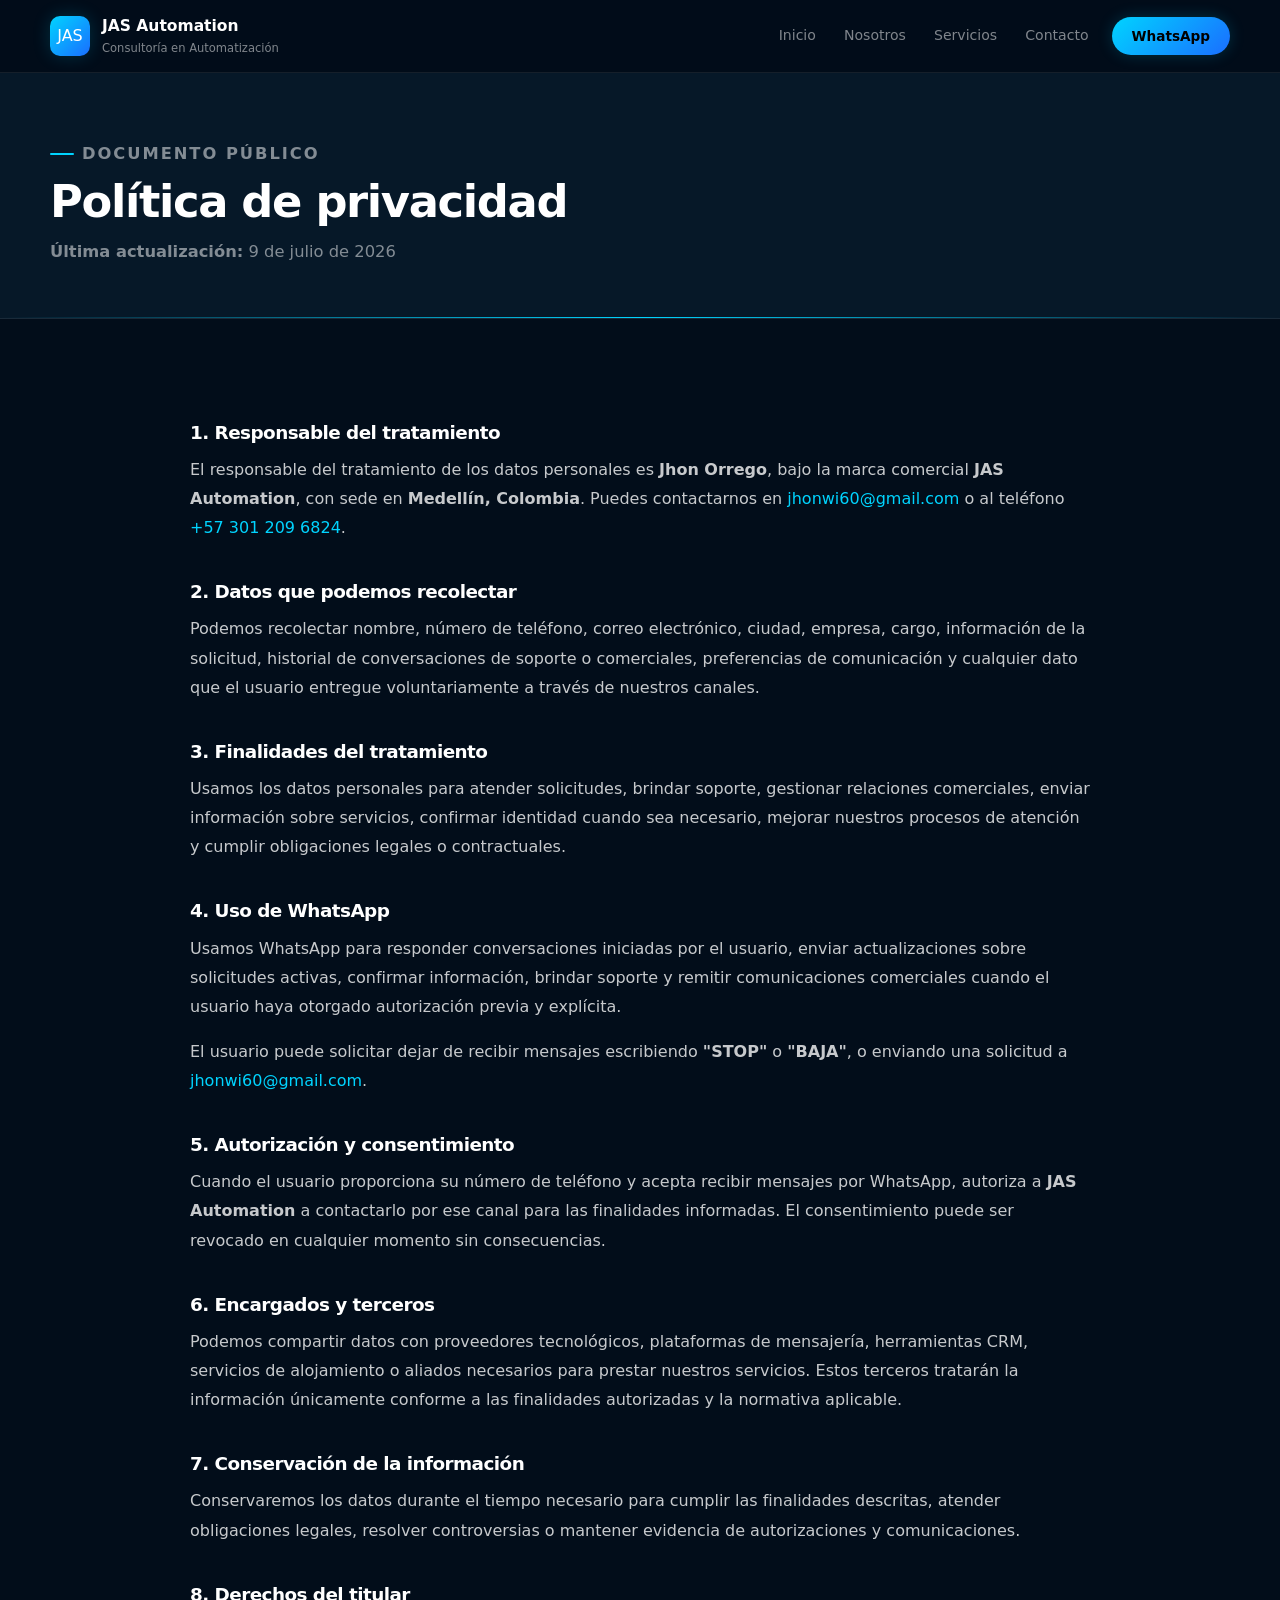
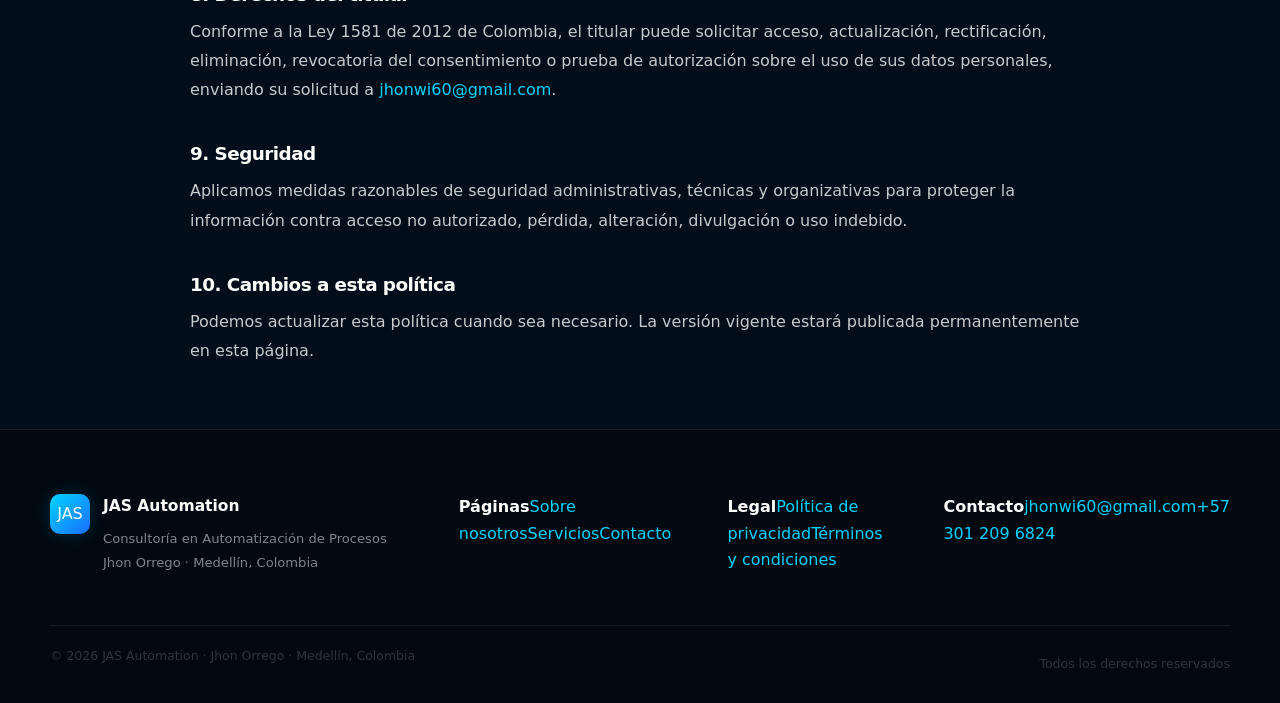
<file: politica-privacidad.html>
<!doctype html>
<html lang="es">
<head>
  <meta charset="utf-8">
  <meta name="viewport" content="width=device-width, initial-scale=1">
  <title>Política de privacidad | JAS Automation</title>
  <meta name="description" content="Política de privacidad de JAS Automation — Jhon Orrego, Medellín, Colombia.">
  <link rel="canonical" href="https://www.jasautomation.com/politica-privacidad.html">
  <link rel="stylesheet" href="assets/css/styles.css">
</head>
<body>

  <header class="site-header">
    <nav class="nav container" aria-label="Navegación principal">
      <a class="brand" href="index.html"><span class="brand-mark">JAS</span><span><strong>JAS Automation</strong><small>Consultoría en Automatización</small></span></a>
      <button class="nav-toggle" id="nav-toggle" aria-expanded="false" aria-controls="main-menu" aria-label="Abrir menú"><span></span><span></span><span></span></button>
      <div class="nav-links" id="main-menu">
        <a href="index.html">Inicio</a>
        <a href="sobre-nosotros.html">Nosotros</a>
        <a href="servicios.html">Servicios</a>
        <a href="contacto.html">Contacto</a>
        <a href="https://wa.me/573012096824?text=Hola%2C%20quiero%20informaci%C3%B3n%20sobre%20JAS%20Automation" class="nav-cta" target="_blank" rel="noopener">WhatsApp</a>
      </div>
    </nav>
  </header>

  <main>
    <div class="page-hero">
      <div class="container">
        <p class="eyebrow">Documento público</p>
        <h1>Política de privacidad</h1>
        <p><strong>Última actualización:</strong> 9 de julio de 2026</p>
      </div>
    </div>

    <section class="content-section">
      <div class="container content-max legal-content">

        <h2>1. Responsable del tratamiento</h2>
        <p>El responsable del tratamiento de los datos personales es <strong>Jhon Orrego</strong>, bajo la marca comercial <strong>JAS Automation</strong>, con sede en <strong>Medellín, Colombia</strong>. Puedes contactarnos en <a href="mailto:jhonwi60@gmail.com">jhonwi60@gmail.com</a> o al teléfono <a href="tel:+573012096824">+57 301 209 6824</a>.</p>

        <h2>2. Datos que podemos recolectar</h2>
        <p>Podemos recolectar nombre, número de teléfono, correo electrónico, ciudad, empresa, cargo, información de la solicitud, historial de conversaciones de soporte o comerciales, preferencias de comunicación y cualquier dato que el usuario entregue voluntariamente a través de nuestros canales.</p>

        <h2>3. Finalidades del tratamiento</h2>
        <p>Usamos los datos personales para atender solicitudes, brindar soporte, gestionar relaciones comerciales, enviar información sobre servicios, confirmar identidad cuando sea necesario, mejorar nuestros procesos de atención y cumplir obligaciones legales o contractuales.</p>

        <h2>4. Uso de WhatsApp</h2>
        <p>Usamos WhatsApp para responder conversaciones iniciadas por el usuario, enviar actualizaciones sobre solicitudes activas, confirmar información, brindar soporte y remitir comunicaciones comerciales cuando el usuario haya otorgado autorización previa y explícita.</p>
        <p>El usuario puede solicitar dejar de recibir mensajes escribiendo <strong>"STOP"</strong> o <strong>"BAJA"</strong>, o enviando una solicitud a <a href="mailto:jhonwi60@gmail.com">jhonwi60@gmail.com</a>.</p>

        <h2>5. Autorización y consentimiento</h2>
        <p>Cuando el usuario proporciona su número de teléfono y acepta recibir mensajes por WhatsApp, autoriza a <strong>JAS Automation</strong> a contactarlo por ese canal para las finalidades informadas. El consentimiento puede ser revocado en cualquier momento sin consecuencias.</p>

        <h2>6. Encargados y terceros</h2>
        <p>Podemos compartir datos con proveedores tecnológicos, plataformas de mensajería, herramientas CRM, servicios de alojamiento o aliados necesarios para prestar nuestros servicios. Estos terceros tratarán la información únicamente conforme a las finalidades autorizadas y la normativa aplicable.</p>

        <h2>7. Conservación de la información</h2>
        <p>Conservaremos los datos durante el tiempo necesario para cumplir las finalidades descritas, atender obligaciones legales, resolver controversias o mantener evidencia de autorizaciones y comunicaciones.</p>

        <h2>8. Derechos del titular</h2>
        <p>Conforme a la Ley 1581 de 2012 de Colombia, el titular puede solicitar acceso, actualización, rectificación, eliminación, revocatoria del consentimiento o prueba de autorización sobre el uso de sus datos personales, enviando su solicitud a <a href="mailto:jhonwi60@gmail.com">jhonwi60@gmail.com</a>.</p>

        <h2>9. Seguridad</h2>
        <p>Aplicamos medidas razonables de seguridad administrativas, técnicas y organizativas para proteger la información contra acceso no autorizado, pérdida, alteración, divulgación o uso indebido.</p>

        <h2>10. Cambios a esta política</h2>
        <p>Podemos actualizar esta política cuando sea necesario. La versión vigente estará publicada permanentemente en esta página.</p>

      </div>
    </section>
  </main>

  <footer class="site-footer">
    <div class="container footer-top">
      <div class="footer-brand"><span class="brand-mark">JAS</span><div><strong>JAS Automation</strong><p>Consultoría en Automatización de Procesos</p><p>Jhon Orrego · Medellín, Colombia</p></div></div>
      <nav class="footer-nav" aria-label="Navegación del pie de página">
        <div class="footer-nav-col"><strong>Páginas</strong><a href="sobre-nosotros.html">Sobre nosotros</a><a href="servicios.html">Servicios</a><a href="contacto.html">Contacto</a></div>
        <div class="footer-nav-col"><strong>Legal</strong><a href="politica-privacidad.html">Política de privacidad</a><a href="terminos-condiciones.html">Términos y condiciones</a></div>
        <div class="footer-nav-col"><strong>Contacto</strong><a href="mailto:jhonwi60@gmail.com">jhonwi60@gmail.com</a><a href="tel:+573012096824">+57 301 209 6824</a></div>
      </nav>
    </div>
    <div class="footer-bottom"><div class="container"><p>© 2026 JAS Automation · Jhon Orrego · Medellín, Colombia</p><p>Todos los derechos reservados</p></div></div>
  </footer>

  <script src="assets/js/main.js"></script>
</body>
</html>
</file>
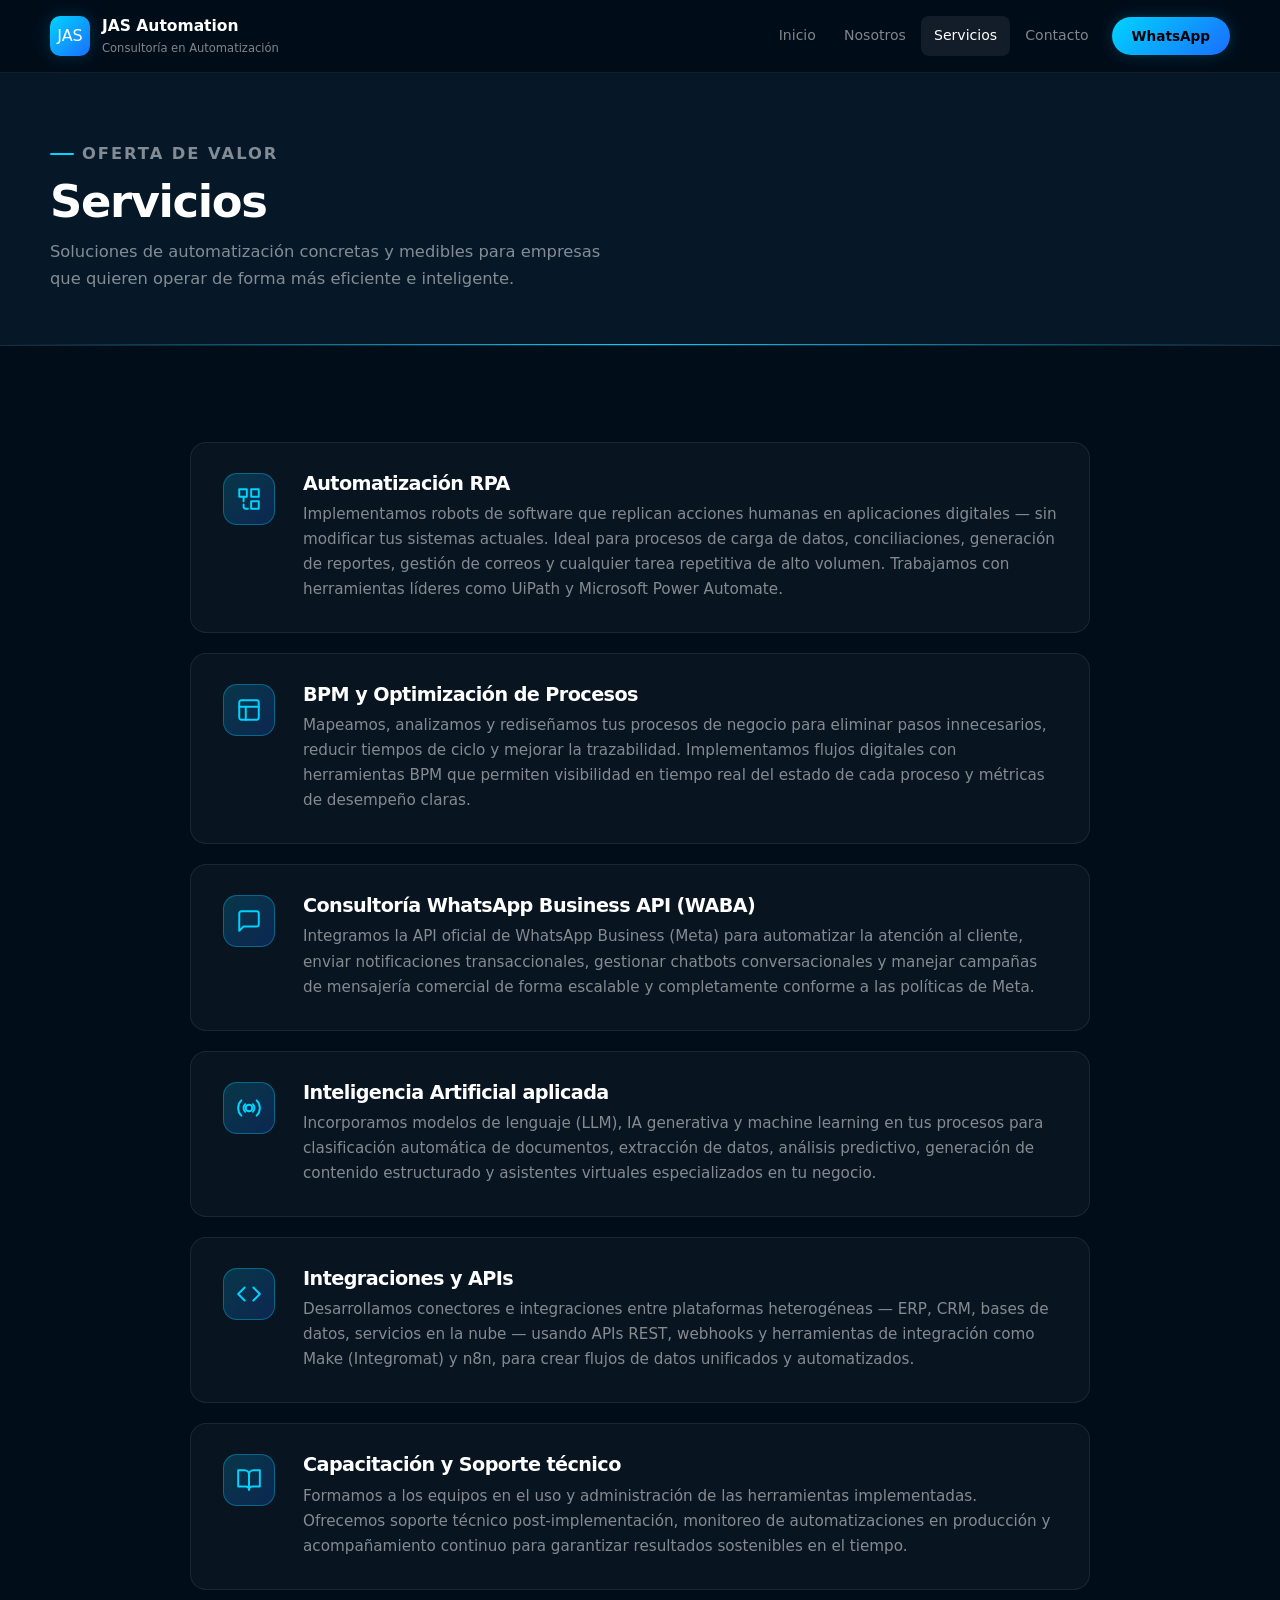
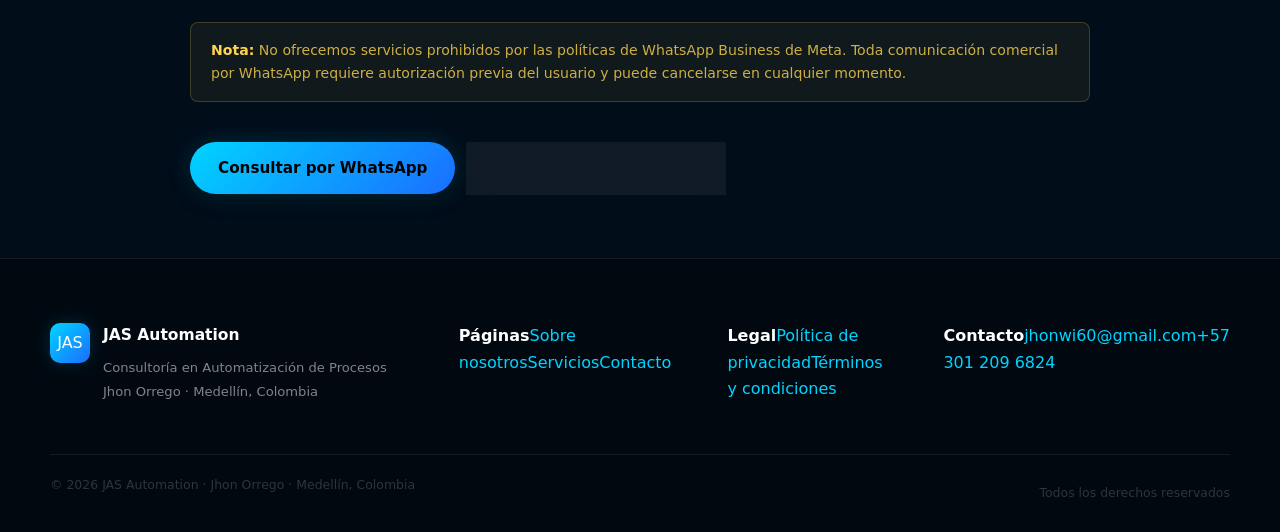
<file: servicios.html>
<!doctype html>
<html lang="es">
<head>
  <meta charset="utf-8">
  <meta name="viewport" content="width=device-width, initial-scale=1">
  <title>Servicios | JAS Automation</title>
  <meta name="description" content="Servicios de JAS Automation: RPA, BPM, IA, WhatsApp Business API, integraciones y capacitación. Consultoría en Medellín, Colombia.">
  <link rel="canonical" href="https://www.jasautomation.com/servicios.html">
  <meta name="author" content="Jhon Orrego">
  <link rel="stylesheet" href="assets/css/styles.css">
</head>
<body>

  <header class="site-header">
    <nav class="nav container" aria-label="Navegación principal">
      <a class="brand" href="index.html"><span class="brand-mark">JAS</span><span><strong>JAS Automation</strong><small>Consultoría en Automatización</small></span></a>
      <button class="nav-toggle" id="nav-toggle" aria-expanded="false" aria-controls="main-menu" aria-label="Abrir menú"><span></span><span></span><span></span></button>
      <div class="nav-links" id="main-menu">
        <a href="index.html">Inicio</a>
        <a href="sobre-nosotros.html">Nosotros</a>
        <a href="servicios.html" class="active">Servicios</a>
        <a href="contacto.html">Contacto</a>
        <a href="https://wa.me/573012096824?text=Hola%2C%20quiero%20informaci%C3%B3n%20sobre%20JAS%20Automation" class="nav-cta" target="_blank" rel="noopener">WhatsApp</a>
      </div>
    </nav>
  </header>

  <main>
    <div class="page-hero">
      <div class="container">
        <p class="eyebrow">Oferta de valor</p>
        <h1>Servicios</h1>
        <p>Soluciones de automatización concretas y medibles para empresas que quieren operar de forma más eficiente e inteligente.</p>
      </div>
    </div>

    <section class="content-section">
      <div class="container content-max">
        <div class="services-full">

          <article class="service-full-card">
            <div class="service-icon" aria-hidden="true">
              <svg width="26" height="26" viewBox="0 0 24 24" fill="none" stroke="currentColor" stroke-width="1.8" stroke-linecap="round" stroke-linejoin="round"><rect x="3" y="3" width="7" height="7"/><rect x="14" y="3" width="7" height="7"/><rect x="14" y="14" width="7" height="7"/><path d="M7 17v2a2 2 0 002 2h2M7 10v4"/></svg>
            </div>
            <div>
              <h2>Automatización RPA</h2>
              <p>Implementamos robots de software que replican acciones humanas en aplicaciones digitales — sin modificar tus sistemas actuales. Ideal para procesos de carga de datos, conciliaciones, generación de reportes, gestión de correos y cualquier tarea repetitiva de alto volumen. Trabajamos con herramientas líderes como UiPath y Microsoft Power Automate.</p>
            </div>
          </article>

          <article class="service-full-card">
            <div class="service-icon" aria-hidden="true">
              <svg width="26" height="26" viewBox="0 0 24 24" fill="none" stroke="currentColor" stroke-width="1.8" stroke-linecap="round" stroke-linejoin="round"><rect x="3" y="3" width="18" height="18" rx="2"/><path d="M3 9h18M9 21V9"/></svg>
            </div>
            <div>
              <h2>BPM y Optimización de Procesos</h2>
              <p>Mapeamos, analizamos y rediseñamos tus procesos de negocio para eliminar pasos innecesarios, reducir tiempos de ciclo y mejorar la trazabilidad. Implementamos flujos digitales con herramientas BPM que permiten visibilidad en tiempo real del estado de cada proceso y métricas de desempeño claras.</p>
            </div>
          </article>

          <article class="service-full-card">
            <div class="service-icon" aria-hidden="true">
              <svg width="26" height="26" viewBox="0 0 24 24" fill="none" stroke="currentColor" stroke-width="1.8" stroke-linecap="round" stroke-linejoin="round"><path d="M21 15a2 2 0 01-2 2H7l-4 4V5a2 2 0 012-2h14a2 2 0 012 2z"/></svg>
            </div>
            <div>
              <h2>Consultoría WhatsApp Business API (WABA)</h2>
              <p>Integramos la API oficial de WhatsApp Business (Meta) para automatizar la atención al cliente, enviar notificaciones transaccionales, gestionar chatbots conversacionales y manejar campañas de mensajería comercial de forma escalable y completamente conforme a las políticas de Meta.</p>
            </div>
          </article>

          <article class="service-full-card">
            <div class="service-icon" aria-hidden="true">
              <svg width="26" height="26" viewBox="0 0 24 24" fill="none" stroke="currentColor" stroke-width="1.8" stroke-linecap="round" stroke-linejoin="round"><circle cx="12" cy="12" r="3"/><path d="M19.07 4.93a10 10 0 010 14.14M4.93 4.93a10 10 0 000 14.14M15.54 8.46a5 5 0 010 7.07M8.46 8.46a5 5 0 000 7.07"/></svg>
            </div>
            <div>
              <h2>Inteligencia Artificial aplicada</h2>
              <p>Incorporamos modelos de lenguaje (LLM), IA generativa y machine learning en tus procesos para clasificación automática de documentos, extracción de datos, análisis predictivo, generación de contenido estructurado y asistentes virtuales especializados en tu negocio.</p>
            </div>
          </article>

          <article class="service-full-card">
            <div class="service-icon" aria-hidden="true">
              <svg width="26" height="26" viewBox="0 0 24 24" fill="none" stroke="currentColor" stroke-width="1.8" stroke-linecap="round" stroke-linejoin="round"><polyline points="16 18 22 12 16 6"/><polyline points="8 6 2 12 8 18"/></svg>
            </div>
            <div>
              <h2>Integraciones y APIs</h2>
              <p>Desarrollamos conectores e integraciones entre plataformas heterogéneas — ERP, CRM, bases de datos, servicios en la nube — usando APIs REST, webhooks y herramientas de integración como Make (Integromat) y n8n, para crear flujos de datos unificados y automatizados.</p>
            </div>
          </article>

          <article class="service-full-card">
            <div class="service-icon" aria-hidden="true">
              <svg width="26" height="26" viewBox="0 0 24 24" fill="none" stroke="currentColor" stroke-width="1.8" stroke-linecap="round" stroke-linejoin="round"><path d="M2 3h6a4 4 0 014 4v14a3 3 0 00-3-3H2z"/><path d="M22 3h-6a4 4 0 00-4 4v14a3 3 0 013-3h7z"/></svg>
            </div>
            <div>
              <h2>Capacitación y Soporte técnico</h2>
              <p>Formamos a los equipos en el uso y administración de las herramientas implementadas. Ofrecemos soporte técnico post-implementación, monitoreo de automatizaciones en producción y acompañamiento continuo para garantizar resultados sostenibles en el tiempo.</p>
            </div>
          </article>

        </div>

        <div class="notice">
          <strong>Nota:</strong> No ofrecemos servicios prohibidos por las políticas de WhatsApp Business de Meta. Toda comunicación comercial por WhatsApp requiere autorización previa del usuario y puede cancelarse en cualquier momento.
        </div>

        <div style="margin-top:40px;display:flex;gap:12px;flex-wrap:wrap;">
          <a class="btn btn-primary" href="https://wa.me/573012096824?text=Hola%2C%20quiero%20informaci%C3%B3n%20sobre%20los%20servicios%20de%20JAS%20Automation" target="_blank" rel="noopener">Consultar por WhatsApp</a>
          <a class="btn btn-ghost" href="contacto.html">Ver todos los contactos</a>
        </div>
      </div>
    </section>
  </main>

  <footer class="site-footer">
    <div class="container footer-top">
      <div class="footer-brand"><span class="brand-mark">JAS</span><div><strong>JAS Automation</strong><p>Consultoría en Automatización de Procesos</p><p>Jhon Orrego · Medellín, Colombia</p></div></div>
      <nav class="footer-nav" aria-label="Navegación del pie de página">
        <div class="footer-nav-col"><strong>Páginas</strong><a href="sobre-nosotros.html">Sobre nosotros</a><a href="servicios.html">Servicios</a><a href="contacto.html">Contacto</a></div>
        <div class="footer-nav-col"><strong>Legal</strong><a href="politica-privacidad.html">Política de privacidad</a><a href="terminos-condiciones.html">Términos y condiciones</a></div>
        <div class="footer-nav-col"><strong>Contacto</strong><a href="mailto:jhonwi60@gmail.com">jhonwi60@gmail.com</a><a href="tel:+573012096824">+57 301 209 6824</a></div>
      </nav>
    </div>
    <div class="footer-bottom"><div class="container"><p>© 2026 JAS Automation · Jhon Orrego · Medellín, Colombia</p><p>Todos los derechos reservados</p></div></div>
  </footer>

  <script src="assets/js/main.js"></script>
</body>
</html>
</file>
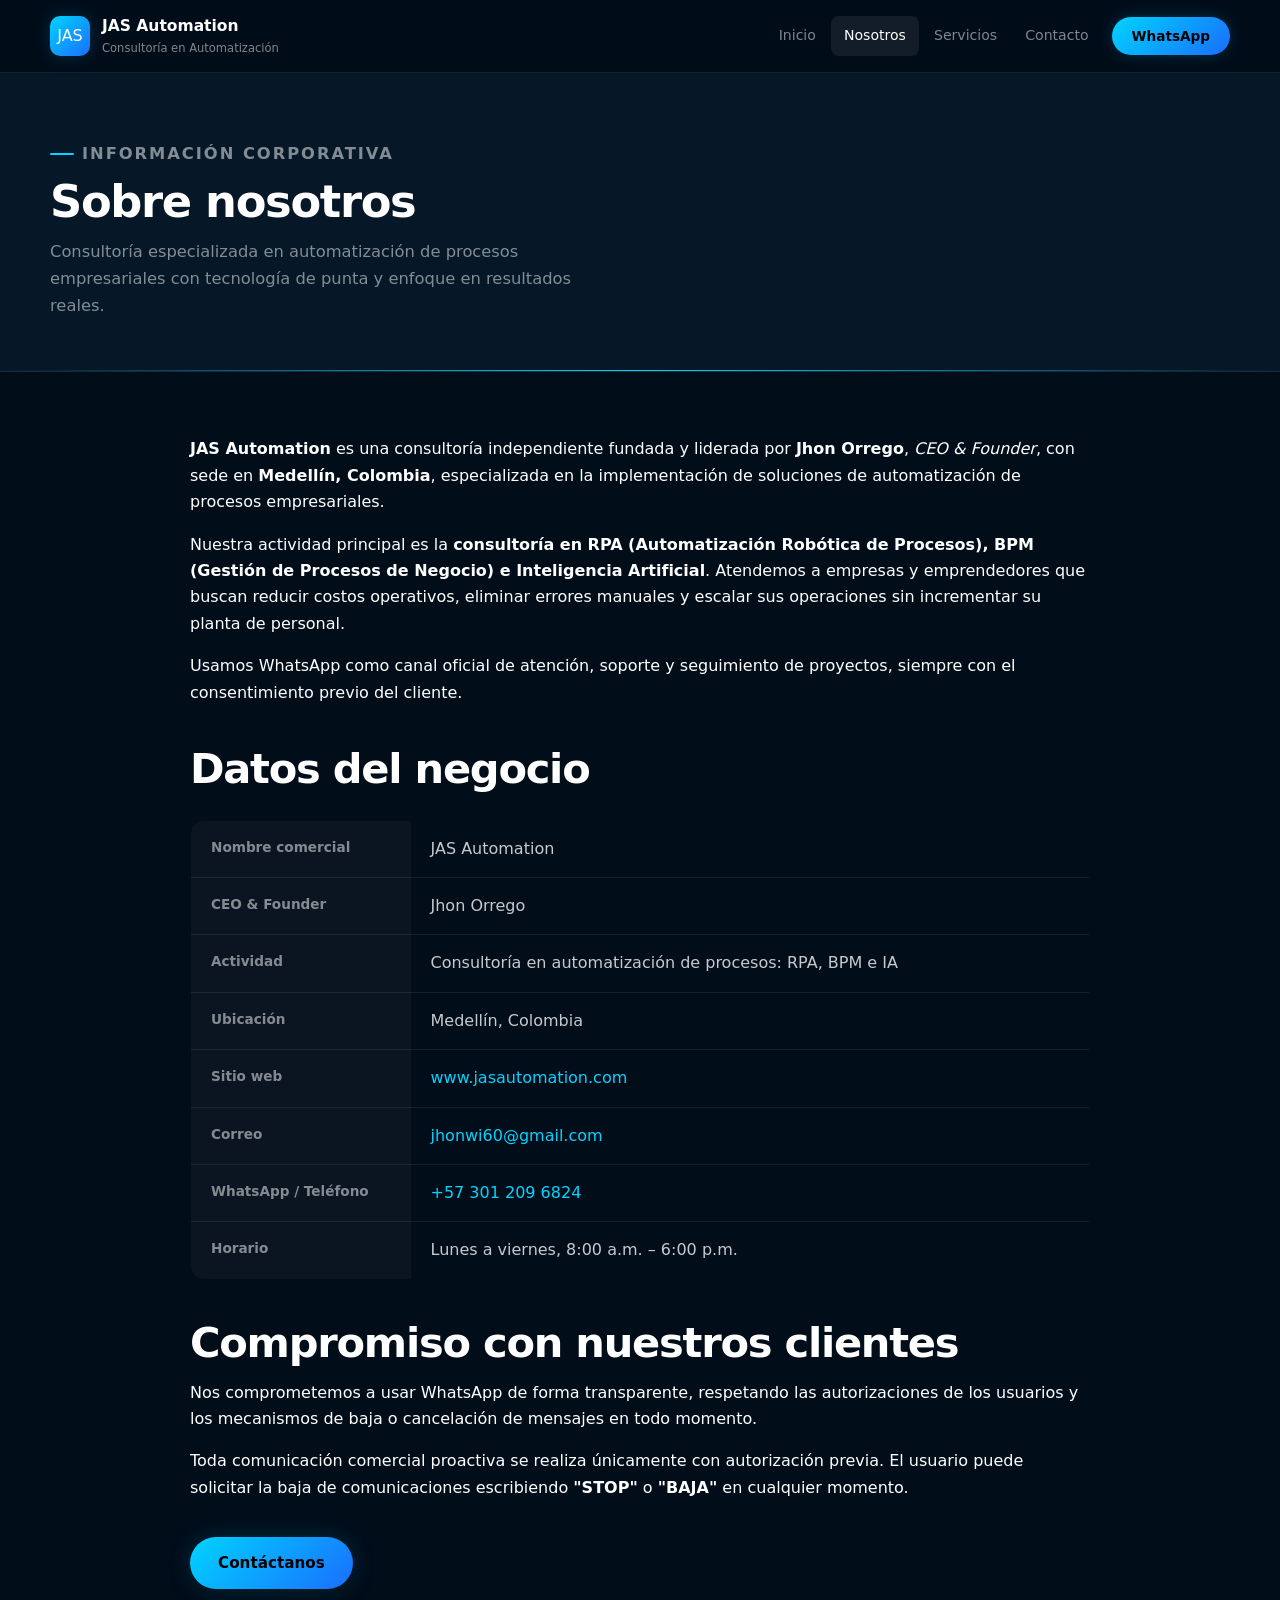
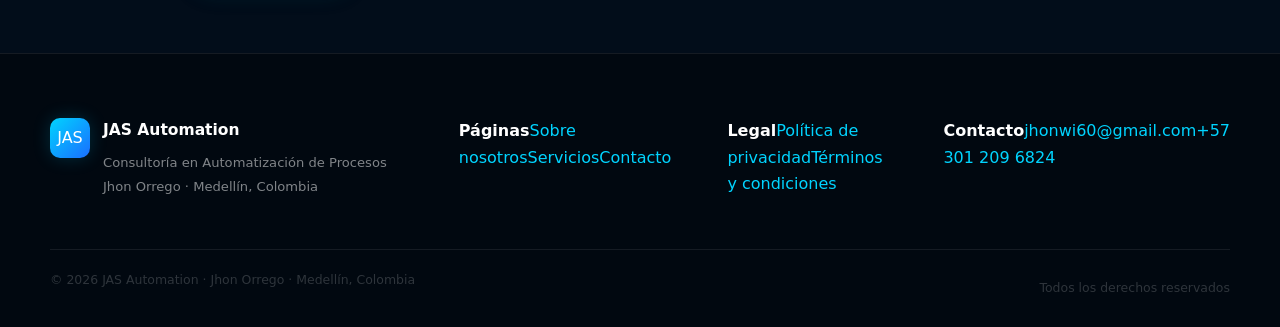
<file: sobre-nosotros.html>
<!doctype html>
<html lang="es">
<head>
  <meta charset="utf-8">
  <meta name="viewport" content="width=device-width, initial-scale=1">
  <title>Sobre nosotros | JAS Automation</title>
  <meta name="description" content="Conoce a JAS Automation — consultoría en RPA, BPM e IA liderada por Jhon Orrego desde Medellín, Colombia.">
  <link rel="canonical" href="https://www.jasautomation.com/sobre-nosotros.html">
  <meta name="author" content="Jhon Orrego">
  <link rel="stylesheet" href="assets/css/styles.css">
  <script type="application/ld+json">
  {
    "@context": "https://schema.org",
    "@type": "Person",
    "@id": "https://www.jasautomation.com/#jhon-orrego",
    "name": "Jhon Orrego",
    "givenName": "Jhon",
    "familyName": "Orrego",
    "jobTitle": "CEO & Founder",
    "description": "CEO y Fundador de JAS Automation, consultoría especializada en Hyperautomation (RPA, BPM e Inteligencia Artificial) desde Medellín, Colombia.",
    "url": "https://www.jasautomation.com/sobre-nosotros.html",
    "email": "jhonwi60@gmail.com",
    "telephone": "+573012096824",
    "address": {
      "@type": "PostalAddress",
      "addressLocality": "Medellín",
      "addressRegion": "Antioquia",
      "addressCountry": "CO"
    },
    "worksFor": {
      "@type": "Organization",
      "@id": "https://www.jasautomation.com/#organization",
      "name": "JAS Automation",
      "url": "https://www.jasautomation.com"
    },
    "knowsAbout": [
      "RPA", "Robotic Process Automation", "BPM",
      "Business Process Management", "Inteligencia Artificial",
      "WhatsApp Business API", "Automatización de Procesos",
      "Hyperautomation", "UiPath", "Power Automate"
    ]
  }
  </script>
</head>
<body>

  <header class="site-header">
    <nav class="nav container" aria-label="Navegación principal">
      <a class="brand" href="index.html"><span class="brand-mark">JAS</span><span><strong>JAS Automation</strong><small>Consultoría en Automatización</small></span></a>
      <button class="nav-toggle" id="nav-toggle" aria-expanded="false" aria-controls="main-menu" aria-label="Abrir menú"><span></span><span></span><span></span></button>
      <div class="nav-links" id="main-menu">
        <a href="index.html">Inicio</a>
        <a href="sobre-nosotros.html" class="active">Nosotros</a>
        <a href="servicios.html">Servicios</a>
        <a href="contacto.html">Contacto</a>
        <a href="https://wa.me/573012096824?text=Hola%2C%20quiero%20informaci%C3%B3n%20sobre%20JAS%20Automation" class="nav-cta" target="_blank" rel="noopener">WhatsApp</a>
      </div>
    </nav>
  </header>

  <main>
    <div class="page-hero">
      <div class="container">
        <p class="eyebrow">Información corporativa</p>
        <h1>Sobre nosotros</h1>
        <p>Consultoría especializada en automatización de procesos empresariales con tecnología de punta y enfoque en resultados reales.</p>
      </div>
    </div>

    <section class="content-section">
      <div class="container content-max">
        <p><strong>JAS Automation</strong> es una consultoría independiente fundada y liderada por <strong>Jhon Orrego</strong>, <em>CEO &amp; Founder</em>, con sede en <strong>Medellín, Colombia</strong>, especializada en la implementación de soluciones de automatización de procesos empresariales.</p>
        <p>Nuestra actividad principal es la <strong>consultoría en RPA (Automatización Robótica de Procesos), BPM (Gestión de Procesos de Negocio) e Inteligencia Artificial</strong>. Atendemos a empresas y emprendedores que buscan reducir costos operativos, eliminar errores manuales y escalar sus operaciones sin incrementar su planta de personal.</p>
        <p>Usamos WhatsApp como canal oficial de atención, soporte y seguimiento de proyectos, siempre con el consentimiento previo del cliente.</p>

        <h2 style="margin-top:40px;margin-bottom:20px;">Datos del negocio</h2>
        <div class="about-table-wrap">
          <table class="info-table">
            <tbody>
              <tr><th>Nombre comercial</th><td>JAS Automation</td></tr>
              <tr><th>CEO &amp; Founder</th><td>Jhon Orrego</td></tr>
              <tr><th>Actividad</th><td>Consultoría en automatización de procesos: RPA, BPM e IA</td></tr>
              <tr><th>Ubicación</th><td>Medellín, Colombia</td></tr>
              <tr><th>Sitio web</th><td><a href="https://www.jasautomation.com">www.jasautomation.com</a></td></tr>
              <tr><th>Correo</th><td><a href="mailto:jhonwi60@gmail.com">jhonwi60@gmail.com</a></td></tr>
              <tr><th>WhatsApp / Teléfono</th><td><a href="tel:+573012096824">+57 301 209 6824</a></td></tr>
              <tr><th>Horario</th><td>Lunes a viernes, 8:00 a.m. – 6:00 p.m.</td></tr>
            </tbody>
          </table>
        </div>

        <h2 style="margin-top:40px;margin-bottom:14px;">Compromiso con nuestros clientes</h2>
        <p>Nos comprometemos a usar WhatsApp de forma transparente, respetando las autorizaciones de los usuarios y los mecanismos de baja o cancelación de mensajes en todo momento.</p>
        <p>Toda comunicación comercial proactiva se realiza únicamente con autorización previa. El usuario puede solicitar la baja de comunicaciones escribiendo <strong>"STOP"</strong> o <strong>"BAJA"</strong> en cualquier momento.</p>

        <div style="margin-top:36px;">
          <a class="btn btn-primary" href="contacto.html">Contáctanos</a>
        </div>
      </div>
    </section>
  </main>

  <footer class="site-footer">
    <div class="container footer-top">
      <div class="footer-brand">
        <span class="brand-mark">JAS</span>
        <div><strong>JAS Automation</strong><p>Consultoría en Automatización de Procesos</p><p>Jhon Orrego · Medellín, Colombia</p></div>
      </div>
      <nav class="footer-nav" aria-label="Navegación del pie de página">
        <div class="footer-nav-col"><strong>Páginas</strong><a href="sobre-nosotros.html">Sobre nosotros</a><a href="servicios.html">Servicios</a><a href="contacto.html">Contacto</a></div>
        <div class="footer-nav-col"><strong>Legal</strong><a href="politica-privacidad.html">Política de privacidad</a><a href="terminos-condiciones.html">Términos y condiciones</a></div>
        <div class="footer-nav-col"><strong>Contacto</strong><a href="mailto:jhonwi60@gmail.com">jhonwi60@gmail.com</a><a href="tel:+573012096824">+57 301 209 6824</a></div>
      </nav>
    </div>
    <div class="footer-bottom"><div class="container"><p>© 2026 JAS Automation · Jhon Orrego · Medellín, Colombia</p><p>Todos los derechos reservados</p></div></div>
  </footer>

  <script src="assets/js/main.js"></script>
</body>
</html>
</file>
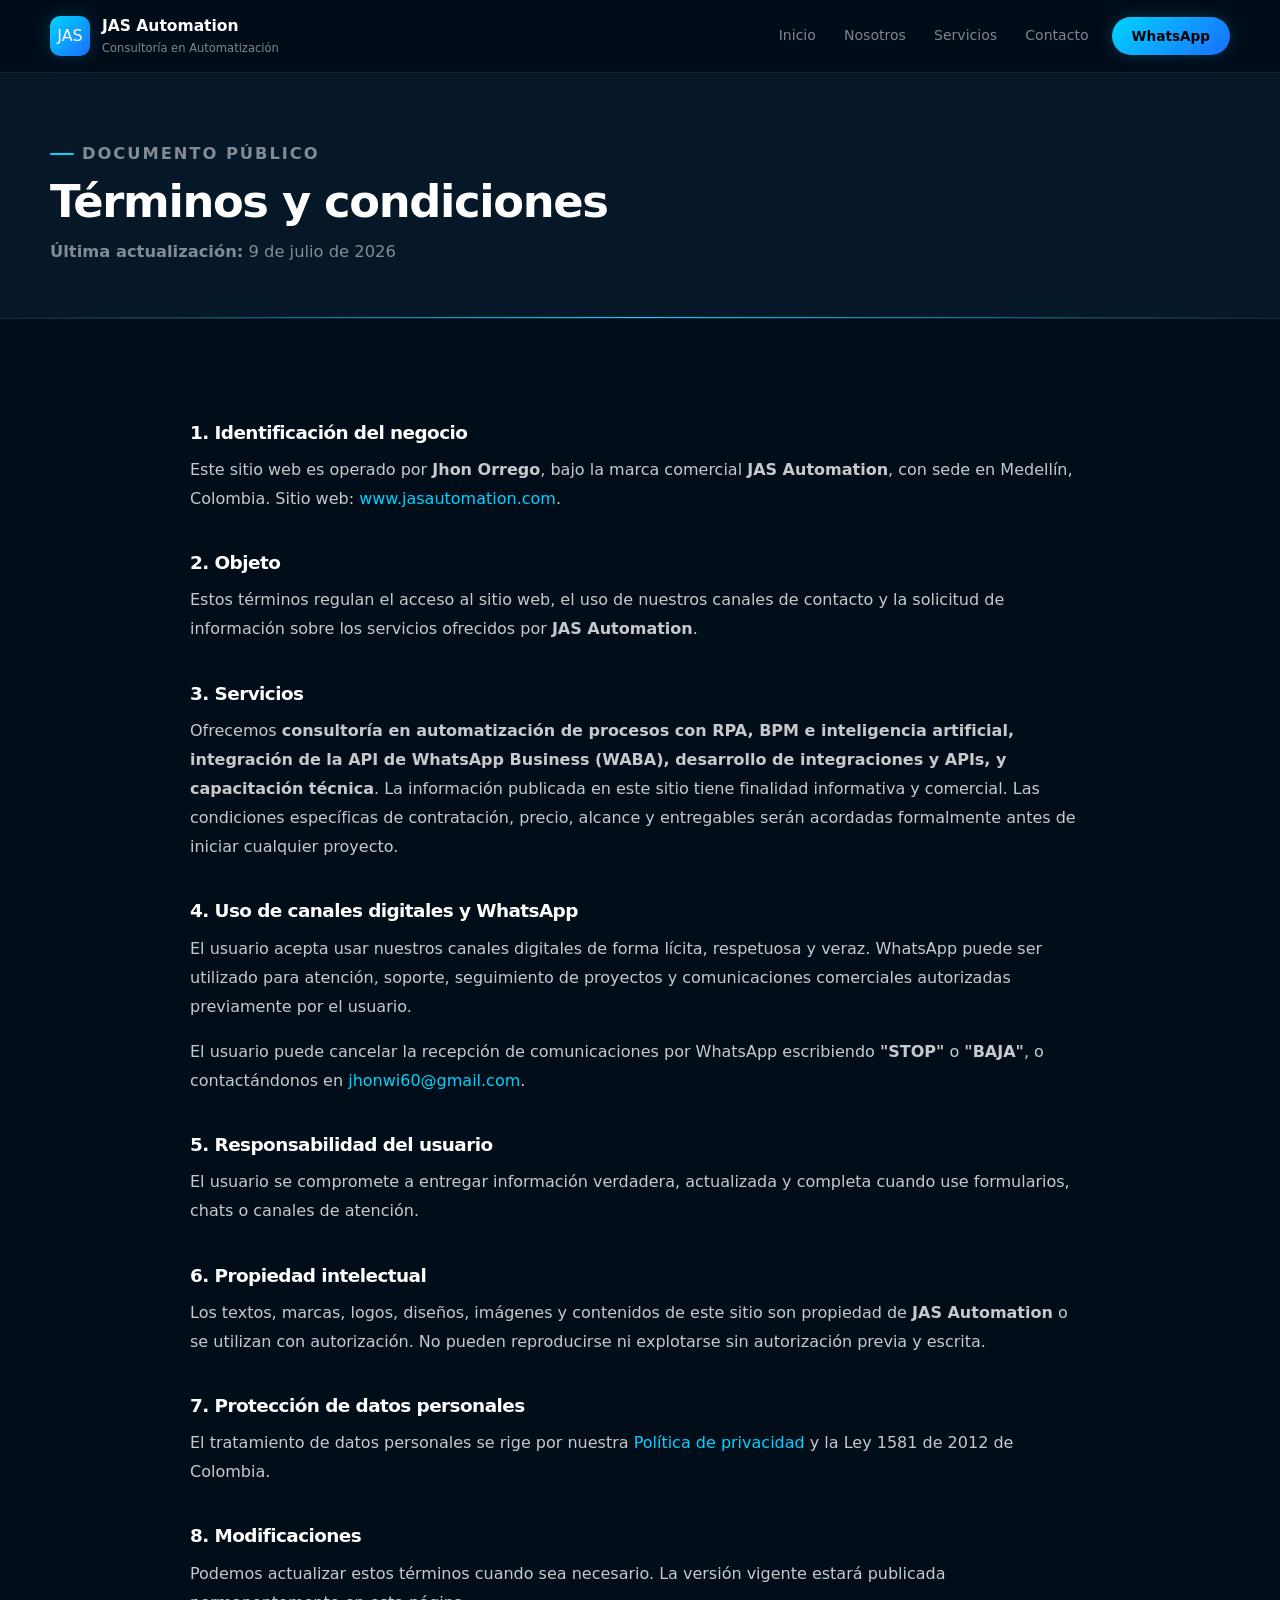
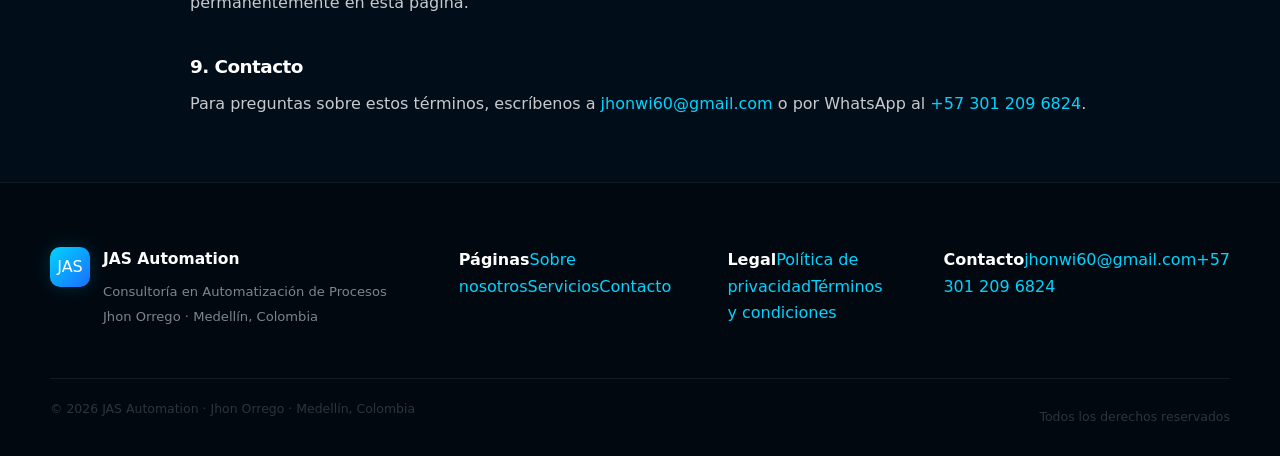
<file: terminos-condiciones.html>
<!doctype html>
<html lang="es">
<head>
  <meta charset="utf-8">
  <meta name="viewport" content="width=device-width, initial-scale=1">
  <title>Términos y condiciones | JAS Automation</title>
  <meta name="description" content="Términos y condiciones de uso de JAS Automation — Jhon Orrego, Medellín, Colombia.">
  <link rel="canonical" href="https://www.jasautomation.com/terminos-condiciones.html">
  <link rel="stylesheet" href="assets/css/styles.css">
</head>
<body>

  <header class="site-header">
    <nav class="nav container" aria-label="Navegación principal">
      <a class="brand" href="index.html"><span class="brand-mark">JAS</span><span><strong>JAS Automation</strong><small>Consultoría en Automatización</small></span></a>
      <button class="nav-toggle" id="nav-toggle" aria-expanded="false" aria-controls="main-menu" aria-label="Abrir menú"><span></span><span></span><span></span></button>
      <div class="nav-links" id="main-menu">
        <a href="index.html">Inicio</a>
        <a href="sobre-nosotros.html">Nosotros</a>
        <a href="servicios.html">Servicios</a>
        <a href="contacto.html">Contacto</a>
        <a href="https://wa.me/573012096824?text=Hola%2C%20quiero%20informaci%C3%B3n%20sobre%20JAS%20Automation" class="nav-cta" target="_blank" rel="noopener">WhatsApp</a>
      </div>
    </nav>
  </header>

  <main>
    <div class="page-hero">
      <div class="container">
        <p class="eyebrow">Documento público</p>
        <h1>Términos y condiciones</h1>
        <p><strong>Última actualización:</strong> 9 de julio de 2026</p>
      </div>
    </div>

    <section class="content-section">
      <div class="container content-max legal-content">

        <h2>1. Identificación del negocio</h2>
        <p>Este sitio web es operado por <strong>Jhon Orrego</strong>, bajo la marca comercial <strong>JAS Automation</strong>, con sede en Medellín, Colombia. Sitio web: <a href="https://www.jasautomation.com">www.jasautomation.com</a>.</p>

        <h2>2. Objeto</h2>
        <p>Estos términos regulan el acceso al sitio web, el uso de nuestros canales de contacto y la solicitud de información sobre los servicios ofrecidos por <strong>JAS Automation</strong>.</p>

        <h2>3. Servicios</h2>
        <p>Ofrecemos <strong>consultoría en automatización de procesos con RPA, BPM e inteligencia artificial, integración de la API de WhatsApp Business (WABA), desarrollo de integraciones y APIs, y capacitación técnica</strong>. La información publicada en este sitio tiene finalidad informativa y comercial. Las condiciones específicas de contratación, precio, alcance y entregables serán acordadas formalmente antes de iniciar cualquier proyecto.</p>

        <h2>4. Uso de canales digitales y WhatsApp</h2>
        <p>El usuario acepta usar nuestros canales digitales de forma lícita, respetuosa y veraz. WhatsApp puede ser utilizado para atención, soporte, seguimiento de proyectos y comunicaciones comerciales autorizadas previamente por el usuario.</p>
        <p>El usuario puede cancelar la recepción de comunicaciones por WhatsApp escribiendo <strong>"STOP"</strong> o <strong>"BAJA"</strong>, o contactándonos en <a href="mailto:jhonwi60@gmail.com">jhonwi60@gmail.com</a>.</p>

        <h2>5. Responsabilidad del usuario</h2>
        <p>El usuario se compromete a entregar información verdadera, actualizada y completa cuando use formularios, chats o canales de atención.</p>

        <h2>6. Propiedad intelectual</h2>
        <p>Los textos, marcas, logos, diseños, imágenes y contenidos de este sitio son propiedad de <strong>JAS Automation</strong> o se utilizan con autorización. No pueden reproducirse ni explotarse sin autorización previa y escrita.</p>

        <h2>7. Protección de datos personales</h2>
        <p>El tratamiento de datos personales se rige por nuestra <a href="politica-privacidad.html">Política de privacidad</a> y la Ley 1581 de 2012 de Colombia.</p>

        <h2>8. Modificaciones</h2>
        <p>Podemos actualizar estos términos cuando sea necesario. La versión vigente estará publicada permanentemente en esta página.</p>

        <h2>9. Contacto</h2>
        <p>Para preguntas sobre estos términos, escríbenos a <a href="mailto:jhonwi60@gmail.com">jhonwi60@gmail.com</a> o por WhatsApp al <a href="tel:+573012096824">+57 301 209 6824</a>.</p>

      </div>
    </section>
  </main>

  <footer class="site-footer">
    <div class="container footer-top">
      <div class="footer-brand"><span class="brand-mark">JAS</span><div><strong>JAS Automation</strong><p>Consultoría en Automatización de Procesos</p><p>Jhon Orrego · Medellín, Colombia</p></div></div>
      <nav class="footer-nav" aria-label="Navegación del pie de página">
        <div class="footer-nav-col"><strong>Páginas</strong><a href="sobre-nosotros.html">Sobre nosotros</a><a href="servicios.html">Servicios</a><a href="contacto.html">Contacto</a></div>
        <div class="footer-nav-col"><strong>Legal</strong><a href="politica-privacidad.html">Política de privacidad</a><a href="terminos-condiciones.html">Términos y condiciones</a></div>
        <div class="footer-nav-col"><strong>Contacto</strong><a href="mailto:jhonwi60@gmail.com">jhonwi60@gmail.com</a><a href="tel:+573012096824">+57 301 209 6824</a></div>
      </nav>
    </div>
    <div class="footer-bottom"><div class="container"><p>© 2026 JAS Automation · Jhon Orrego · Medellín, Colombia</p><p>Todos los derechos reservados</p></div></div>
  </footer>

  <script src="assets/js/main.js"></script>
</body>
</html>
</file>
<file: assets/css/styles.css>
/* ═══════════════════════════════════════════════
   JAS AUTOMATION — Design System
   Paleta: Navy oscuro · Cyan #00D4FF · Azul #1A6EFF
═══════════════════════════════════════════════ */
:root {
  --bg:          #020D1A;
  --bg-2:        #061828;
  --bg-3:        #0C2540;
  --text:        #FFFFFF;
  --text-2:      rgba(255,255,255,.78);
  --text-3:      rgba(255,255,255,.50);
  --border:      rgba(255,255,255,.08);
  --border-glow: rgba(0,212,255,.35);
  --cyan:        #00D4FF;
  --cyan-dark:   #00A8CC;
  --cyan-glow:   rgba(0,212,255,.18);
  --blue:        #1A6EFF;
  --blue-glow:   rgba(26,110,255,.22);
  --r16: 16px;
  --r12: 12px;
  --r8:   8px;
}

/* ─── Reset ─────────────────────────────────── */
*, *::before, *::after { box-sizing: border-box; margin: 0; padding: 0; }
html { scroll-behavior: smooth; -webkit-text-size-adjust: 100%; }
body {
  font-family: Inter, ui-sans-serif, system-ui, -apple-system, "Segoe UI", Roboto, sans-serif;
  background: var(--bg);
  color: var(--text);
  line-height: 1.65;
  -webkit-font-smoothing: antialiased;
}
img, svg { display: block; max-width: 100%; }
a { color: var(--cyan); text-decoration: none; }
a:hover { color: #fff; text-decoration: underline; }
ul, ol { list-style: none; }
p { margin-bottom: 1rem; }
p:last-child { margin-bottom: 0; }

/* ─── Layout ─────────────────────────────────── */
.container { width: min(1180px, calc(100% - 40px)); margin: 0 auto; }
.section { padding: 100px 0; }

/* ─── Typography ─────────────────────────────── */
.eyebrow {
  display: inline-flex;
  align-items: center;
  gap: 8px;
  font-size: .72rem;
  font-weight: 700;
  letter-spacing: .12em;
  text-transform: uppercase;
  color: var(--cyan);
  margin-bottom: 16px;
}
.eyebrow::before {
  content: '';
  display: block;
  width: 24px;
  height: 2px;
  background: var(--cyan);
  border-radius: 2px;
  flex-shrink: 0;
}

h1, h2, h3 { line-height: 1.1; font-weight: 800; letter-spacing: -.03em; }
h1 { font-size: clamp(2.4rem, 5.5vw, 4rem); }
h2 { font-size: clamp(1.8rem, 3.5vw, 2.6rem); }
h3 { font-size: 1.1rem; font-weight: 700; letter-spacing: -.01em; }

.gradient-text {
  background: linear-gradient(90deg, var(--cyan) 0%, var(--blue) 100%);
  -webkit-background-clip: text;
  -webkit-text-fill-color: transparent;
  background-clip: text;
}
.lead {
  font-size: clamp(1rem, 1.8vw, 1.18rem);
  color: var(--text-2);
  line-height: 1.78;
}
.section-header { text-align: center; max-width: 680px; margin: 0 auto 60px; }
.section-header h2 { margin-bottom: 14px; }
.section-sub { color: var(--text-3); font-size: 1.05rem; }

/* ─── Buttons ────────────────────────────────── */
.btn {
  display: inline-flex;
  align-items: center;
  justify-content: center;
  gap: 9px;
  min-height: 52px;
  padding: 0 28px;
  border-radius: 999px;
  font-weight: 700;
  font-size: .95rem;
  border: none;
  cursor: pointer;
  transition: all .2s ease;
  font-family: inherit;
  white-space: nowrap;
}
.btn:hover { transform: translateY(-2px); text-decoration: none; }
.btn:active { transform: translateY(0); }

.btn-primary {
  background: linear-gradient(135deg, var(--cyan) 0%, var(--blue) 100%);
  color: #000;
  font-weight: 800;
  box-shadow: 0 0 24px var(--cyan-glow), 0 4px 20px rgba(0,0,0,.4);
}
.btn-primary:hover {
  box-shadow: 0 0 36px rgba(0,212,255,.4), 0 8px 30px rgba(0,0,0,.5);
  color: #000;
}

.btn-ghost {
  background: rgba(255,255,255,.06);
  color: #fff;
  border: 1px solid var(--border);
  backdrop-filter: blur(8px);
}
.btn-ghost:hover {
  background: rgba(255,255,255,.12);
  border-color: var(--border-glow);
  box-shadow: 0 0 20px var(--cyan-glow);
  color: #fff;
}

.btn-full { width: 100%; }
.btn-lg { min-height: 58px; padding: 0 36px; font-size: 1rem; }

/* ─── Header / Nav ───────────────────────────── */
.site-header {
  position: sticky;
  top: 0;
  z-index: 100;
  background: rgba(2,13,26,.88);
  border-bottom: 1px solid var(--border);
  backdrop-filter: blur(20px);
  -webkit-backdrop-filter: blur(20px);
}
.nav {
  display: flex;
  align-items: center;
  justify-content: space-between;
  min-height: 72px;
  gap: 16px;
  flex-wrap: wrap;
}
.brand {
  display: inline-flex;
  align-items: center;
  gap: 12px;
  color: #fff;
  flex-shrink: 0;
}
.brand:hover { text-decoration: none; color: #fff; }
.brand strong { display: block; font-size: .97rem; font-weight: 800; }
.brand small { display: block; color: var(--text-3); font-size: .72rem; font-weight: 500; }
.brand-mark {
  display: grid;
  place-items: center;
  width: 40px;
  height: 40px;
  border-radius: 10px;
  background: linear-gradient(135deg, var(--cyan), var(--blue));
  flex-shrink: 0;
  box-shadow: 0 0 18px var(--cyan-glow);
}
.nav-links {
  display: flex;
  align-items: center;
  gap: 2px;
}
.nav-links a {
  color: var(--text-3);
  font-size: .88rem;
  font-weight: 500;
  padding: 8px 13px;
  border-radius: 8px;
  transition: color .14s, background .14s;
}
.nav-links a:hover,
.nav-links a.active {
  color: #fff;
  background: rgba(255,255,255,.07);
  text-decoration: none;
}
.nav-cta {
  background: linear-gradient(135deg, var(--cyan), var(--blue)) !important;
  color: #000 !important;
  font-weight: 800 !important;
  padding: 8px 20px !important;
  border-radius: 999px !important;
  margin-left: 8px;
  font-size: .85rem !important;
  box-shadow: 0 0 16px var(--cyan-glow);
}
.nav-cta:hover { opacity: .9; box-shadow: 0 0 28px rgba(0,212,255,.4) !important; }

.nav-toggle {
  display: none;
  flex-direction: column;
  justify-content: center;
  gap: 5px;
  width: 44px;
  height: 44px;
  background: rgba(255,255,255,.06);
  border: 1px solid var(--border);
  border-radius: 9px;
  padding: 10px;
  cursor: pointer;
  flex-shrink: 0;
}
.nav-toggle span {
  display: block;
  width: 100%;
  height: 2px;
  background: #fff;
  border-radius: 2px;
  transition: transform .22s, opacity .22s;
}
.nav-toggle.is-open span:nth-child(1) { transform: translateY(7px) rotate(45deg); }
.nav-toggle.is-open span:nth-child(2) { opacity: 0; }
.nav-toggle.is-open span:nth-child(3) { transform: translateY(-7px) rotate(-45deg); }

/* ─── Hero ───────────────────────────────────── */
.hero {
  background: var(--bg);
  position: relative;
  overflow: hidden;
  padding: 0;
}
/* Decorative glow blobs */
.hero::before {
  content: '';
  position: absolute;
  width: 700px; height: 700px;
  background: radial-gradient(circle, rgba(0,212,255,.09) 0%, transparent 60%);
  top: -200px; left: -200px;
  pointer-events: none;
}
.hero::after {
  content: '';
  position: absolute;
  width: 500px; height: 500px;
  background: radial-gradient(circle, rgba(26,110,255,.1) 0%, transparent 60%);
  bottom: -100px; right: 10%;
  pointer-events: none;
}

/* Desktop: lado izquierdo texto, lado derecho imagen completa */
.hero-inner {
  display: grid;
  grid-template-columns: 1fr 1fr;
  align-items: center;
  gap: 48px;
  padding: 80px 0;
  position: relative;
  z-index: 1;
}
.hero-content h1 { margin-bottom: 22px; }
.hero-content .lead { max-width: 540px; margin-bottom: 36px; }
.hero-actions { display: flex; flex-wrap: wrap; gap: 14px; }

.hero-visual {
  position: relative;
  border-radius: 20px;
  overflow: hidden;
  box-shadow: 0 0 60px rgba(0,212,255,.15), 0 30px 80px rgba(0,0,0,.5);
}
.hero-visual img {
  width: 100%;
  height: auto;       /* imagen completa, sin recorte */
  display: block;
}
/* Fade sutil en el borde izquierdo para integrar con el fondo */
.hero-visual::before {
  content: '';
  position: absolute;
  top: 0; bottom: 0; left: 0;
  width: 25%;
  background: linear-gradient(90deg, var(--bg), transparent);
  z-index: 1;
  pointer-events: none;
}

/* Mobile image — oculta en desktop */
.hero-mobile-img { display: none; }

/* ─── Stats / Badges ─────────────────────────── */
.stats-bar {
  background: var(--bg-2);
  border-top: 1px solid var(--border);
  border-bottom: 1px solid var(--border);
  padding: 0;
}
.stats-inner {
  display: grid;
  grid-template-columns: repeat(4, 1fr);
}
.stat-item {
  padding: 32px 28px;
  border-right: 1px solid var(--border);
  text-align: center;
}
.stat-item:last-child { border-right: 0; }
.stat-icon {
  display: inline-flex;
  align-items: center;
  justify-content: center;
  width: 48px; height: 48px;
  border-radius: 12px;
  background: var(--cyan-glow);
  border: 1px solid var(--border-glow);
  color: var(--cyan);
  margin: 0 auto 12px;
}
.stat-label { color: var(--text-3); font-size: .8rem; text-transform: uppercase; letter-spacing: .08em; font-weight: 600; }
.stat-value { color: #fff; font-size: 1.1rem; font-weight: 800; margin-top: 4px; }

/* ─── Services ───────────────────────────────── */
.services-grid {
  display: grid;
  grid-template-columns: repeat(3, 1fr);
  gap: 20px;
}
.service-card {
  display: flex;
  flex-direction: column;
  background: rgba(255,255,255,.03);
  border: 1px solid var(--border);
  border-radius: var(--r16);
  padding: 30px 26px;
  transition: border-color .22s, box-shadow .22s, transform .22s;
  backdrop-filter: blur(8px);
}
.service-card:hover {
  border-color: var(--border-glow);
  box-shadow: 0 0 32px var(--cyan-glow), 0 20px 40px rgba(0,0,0,.35);
  transform: translateY(-4px);
}
.service-icon {
  width: 52px; height: 52px;
  border-radius: 14px;
  background: linear-gradient(135deg, var(--cyan-glow), var(--blue-glow));
  border: 1px solid var(--border-glow);
  color: var(--cyan);
  display: grid;
  place-items: center;
  margin-bottom: 20px;
}
.service-card h3 { color: #fff; margin-bottom: 10px; }
.service-card p { color: var(--text-3); font-size: .93rem; line-height: 1.68; flex: 1; }
.card-link {
  display: inline-flex;
  align-items: center;
  gap: 6px;
  margin-top: 20px;
  font-weight: 700;
  font-size: .84rem;
  color: var(--cyan);
}
.card-link:hover { color: #fff; text-decoration: none; }

/* ─── About ──────────────────────────────────── */
.about-section {
  background: var(--bg-2);
  position: relative;
  overflow: hidden;
}
.about-section::before {
  content: '';
  position: absolute;
  width: 600px; height: 600px;
  background: radial-gradient(circle, rgba(0,212,255,.07) 0%, transparent 65%);
  top: 50%; right: -100px;
  transform: translateY(-50%);
  pointer-events: none;
}
.about-grid {
  display: grid;
  grid-template-columns: 1fr 1fr;
  gap: 72px;
  align-items: center;
  position: relative;
  z-index: 1;
}
.about-card {
  background: rgba(255,255,255,.04);
  border: 1px solid var(--border);
  border-radius: var(--r16);
  overflow: hidden;
}
.about-card-top {
  padding: 28px;
  border-bottom: 1px solid var(--border);
  display: flex;
  align-items: center;
  gap: 16px;
}
.about-avatar {
  width: 56px; height: 56px;
  border-radius: 50%;
  background: linear-gradient(135deg, var(--cyan), var(--blue));
  display: grid;
  place-items: center;
  font-weight: 900;
  font-size: 1.1rem;
  color: #000;
  flex-shrink: 0;
  box-shadow: 0 0 20px var(--cyan-glow);
}
.about-card-name { font-weight: 800; font-size: 1.05rem; color: #fff; }
.about-card-role { color: var(--text-3); font-size: .82rem; margin-top: 2px; }
.about-skills {
  display: grid;
  grid-template-columns: 1fr 1fr;
}
.skill-item {
  padding: 20px 22px;
  border-right: 1px solid var(--border);
  border-bottom: 1px solid var(--border);
}
.skill-item:nth-child(2n) { border-right: 0; }
.skill-item:nth-last-child(-n+2) { border-bottom: 0; }
.skill-name { font-weight: 700; font-size: .88rem; color: #fff; margin-bottom: 3px; }
.skill-desc { color: var(--text-3); font-size: .78rem; line-height: 1.5; }
.skill-dot {
  width: 8px; height: 8px;
  border-radius: 50%;
  background: var(--cyan);
  box-shadow: 0 0 8px var(--cyan);
  margin-bottom: 10px;
}

.about-text h2 { color: #fff; margin-bottom: 20px; }
.about-text .lead { margin-bottom: 20px; }
.about-text p { color: var(--text-2); }
.about-text strong { color: #fff; }

/* ─── Process ────────────────────────────────── */
.process-section { background: var(--bg); }
.process-grid {
  display: grid;
  grid-template-columns: repeat(4, 1fr);
  gap: 1px;
  background: var(--border);
  border: 1px solid var(--border);
  border-radius: var(--r16);
  overflow: hidden;
}
.process-step {
  background: var(--bg-2);
  padding: 36px 28px;
  position: relative;
  transition: background .2s;
}
.process-step:hover { background: var(--bg-3); }
.step-num {
  font-size: 3rem;
  font-weight: 900;
  letter-spacing: -.06em;
  line-height: 1;
  margin-bottom: 20px;
  background: linear-gradient(135deg, var(--cyan) 0%, rgba(0,212,255,.2) 100%);
  -webkit-background-clip: text;
  -webkit-text-fill-color: transparent;
  background-clip: text;
}
.process-step h3 { color: #fff; margin-bottom: 10px; }
.process-step p { color: var(--text-3); font-size: .9rem; line-height: 1.65; }

/* ─── Tech stack ─────────────────────────────── */
.tech-section {
  background: var(--bg-2);
  padding: 56px 0;
  border-top: 1px solid var(--border);
  border-bottom: 1px solid var(--border);
}
.tech-inner {
  display: flex;
  align-items: center;
  gap: 24px;
  flex-wrap: wrap;
}
.tech-label {
  color: var(--text-3);
  font-size: .75rem;
  font-weight: 700;
  text-transform: uppercase;
  letter-spacing: .1em;
  white-space: nowrap;
}
.tech-tags {
  display: flex;
  flex-wrap: wrap;
  gap: 10px;
  flex: 1;
}
.tech-tag {
  background: rgba(0,212,255,.07);
  border: 1px solid rgba(0,212,255,.2);
  border-radius: 999px;
  padding: 6px 16px;
  font-size: .8rem;
  font-weight: 700;
  color: var(--cyan);
  transition: background .16s, box-shadow .16s;
}
.tech-tag:hover {
  background: rgba(0,212,255,.14);
  box-shadow: 0 0 14px var(--cyan-glow);
}

/* ─── CTA ────────────────────────────────────── */
.cta-section {
  background: var(--bg);
  position: relative;
  overflow: hidden;
  padding: 100px 0 36px;
  text-align: center;
}
.cta-section::before {
  content: '';
  position: absolute;
  width: 800px; height: 400px;
  background: radial-gradient(ellipse, rgba(0,212,255,.1) 0%, transparent 60%);
  top: 0; left: 50%;
  transform: translateX(-50%);
  pointer-events: none;
}
/* Glowing top border */
.cta-section::after {
  content: '';
  position: absolute;
  top: 0; left: 50%; transform: translateX(-50%);
  width: 60%;
  height: 1px;
  background: linear-gradient(90deg, transparent, var(--cyan), transparent);
}
.cta-body { position: relative; z-index: 1; max-width: 640px; margin: 0 auto 40px; }
.cta-body h2 { color: #fff; margin-bottom: 16px; }
.cta-body p { color: var(--text-2); font-size: 1.1rem; }
.cta-actions { display: flex; flex-wrap: wrap; gap: 14px; justify-content: center; position: relative; z-index: 1; }
.cta-note {
  color: var(--text-3);
  font-size: .78rem;
  margin-top: 28px;
  padding-bottom: 36px;
  position: relative;
  z-index: 1;
}
.cta-note a { color: var(--text-3); }
.cta-note a:hover { color: var(--cyan); }

/* ─── Footer ─────────────────────────────────── */
.site-footer {
  background: #010810;
  border-top: 1px solid var(--border);
}
.footer-top {
  display: grid;
  grid-template-columns: auto 1fr;
  gap: 72px;
  padding: 64px 0 48px;
  border-bottom: 1px solid var(--border);
}
.footer-brand {
  display: flex;
  align-items: flex-start;
  gap: 13px;
}
.footer-brand .brand-mark { flex-shrink: 0; }
.footer-brand strong { display: block; color: #fff; font-size: .97rem; margin-bottom: 8px; }
.footer-brand p { color: var(--text-3); font-size: .82rem; margin: 3px 0; }
.footer-nav {
  display: flex;
  justify-content: flex-end;
  gap: 56px;
}
.footer-col { display: flex; flex-direction: column; gap: 10px; }
.footer-col strong { color: rgba(255,255,255,.4); font-size: .72rem; text-transform: uppercase; letter-spacing: .1em; margin-bottom: 6px; }
.footer-col a { color: rgba(255,255,255,.35); font-size: .86rem; transition: color .14s; }
.footer-col a:hover { color: var(--cyan); text-decoration: none; }
.footer-bottom {
  padding: 20px 0;
}
.footer-bottom .container {
  display: flex;
  justify-content: space-between;
  align-items: center;
  flex-wrap: wrap;
  gap: 8px;
}
.footer-bottom p { font-size: .78rem; color: rgba(255,255,255,.18); }

/* ─── Inner pages ────────────────────────────── */
.page-hero {
  background: var(--bg-2);
  border-bottom: 1px solid var(--border);
  padding: 64px 0 52px;
  position: relative;
  overflow: hidden;
}
.page-hero::after {
  content: '';
  position: absolute;
  bottom: 0; left: 0; right: 0;
  height: 1px;
  background: linear-gradient(90deg, transparent, var(--cyan), transparent);
}
.page-hero .eyebrow { margin-bottom: 10px; }
.page-hero h1 { font-size: clamp(1.9rem, 4vw, 2.8rem); color: #fff; margin-bottom: 12px; }
.page-hero p { color: var(--text-3); font-size: 1.02rem; max-width: 560px; margin: 0; }

.content-section { padding: 64px 0; }
.content-max { max-width: 900px; }

/* Info table */
.info-table { width: 100%; border-collapse: collapse; border: 1px solid var(--border); border-radius: 14px; overflow: hidden; margin: 28px 0; }
.info-table th, .info-table td { text-align: left; padding: 15px 20px; border-bottom: 1px solid var(--border); vertical-align: top; }
.info-table tr:last-child th, .info-table tr:last-child td { border-bottom: 0; }
.info-table th { width: 220px; background: rgba(255,255,255,.03); font-weight: 600; color: var(--text-3); font-size: .85rem; }
.info-table td { color: var(--text-2); }
.info-table a { color: var(--cyan); }

/* Services full page */
.services-full { display: grid; gap: 20px; margin-top: 32px; }
.service-full-card {
  background: rgba(255,255,255,.03);
  border: 1px solid var(--border);
  border-radius: var(--r16);
  padding: 30px 32px;
  display: grid;
  grid-template-columns: 56px 1fr;
  gap: 24px;
  align-items: start;
  transition: border-color .18s, box-shadow .18s;
}
.service-full-card:hover {
  border-color: var(--border-glow);
  box-shadow: 0 0 24px var(--cyan-glow);
}
.service-full-card .service-icon { margin: 0; }
.service-full-card h2 { font-size: 1.2rem; color: #fff; margin-bottom: 8px; }
.service-full-card p { color: var(--text-3); font-size: .95rem; }
.notice {
  background: rgba(255,213,79,.06);
  border: 1px solid rgba(255,213,79,.2);
  border-radius: var(--r8);
  padding: 16px 20px;
  margin-top: 32px;
  font-size: .88rem;
  color: rgba(255,213,79,.8);
}
.notice strong { color: #ffd54f; }

/* Contact page */
.contact-wrap {
  display: grid;
  grid-template-columns: 1fr 1.15fr;
  gap: 48px;
  align-items: start;
}
.contact-list { display: flex; flex-direction: column; margin-top: 28px; }
.contact-list-item {
  display: flex;
  align-items: flex-start;
  gap: 16px;
  padding: 18px 0;
  border-bottom: 1px solid var(--border);
}
.contact-list-item:last-child { border-bottom: 0; }
.contact-icon {
  width: 44px; height: 44px;
  border-radius: 11px;
  background: var(--cyan-glow);
  border: 1px solid var(--border-glow);
  color: var(--cyan);
  display: grid;
  place-items: center;
  flex-shrink: 0;
}
.contact-label { font-size: .73rem; text-transform: uppercase; letter-spacing: .08em; color: var(--text-3); font-weight: 700; margin-bottom: 3px; }
.contact-value { color: var(--text-2); font-size: .97rem; font-weight: 500; }
.contact-value a { color: var(--text-2); }
.contact-value a:hover { color: var(--cyan); text-decoration: none; }
.form-box {
  background: rgba(255,255,255,.03);
  border: 1px solid var(--border);
  border-radius: var(--r16);
  padding: 34px;
}
.form-box h2 { font-size: 1.35rem; color: #fff; margin-bottom: 26px; }
.form-grid { display: grid; gap: 18px; }
.form-field { display: flex; flex-direction: column; gap: 7px; }
.form-field label { font-weight: 600; font-size: .86rem; color: var(--text-2); }
.form-field input, .form-field select, .form-field textarea {
  width: 100%;
  padding: 13px 16px;
  background: rgba(255,255,255,.05);
  border: 1px solid var(--border);
  border-radius: var(--r8);
  font: inherit;
  font-size: .93rem;
  color: #fff;
  transition: border-color .15s, box-shadow .15s;
}
.form-field select option { background: #0c2540; color: #fff; }
.form-field input::placeholder, .form-field textarea::placeholder { color: var(--text-3); }
.form-field input:focus, .form-field select:focus, .form-field textarea:focus {
  outline: none;
  border-color: var(--border-glow);
  box-shadow: 0 0 0 3px var(--cyan-glow);
}
textarea { resize: vertical; min-height: 110px; }
.checkbox-field { display: grid; grid-template-columns: auto 1fr; gap: 12px; align-items: start; }
.checkbox-field input { margin-top: 4px; accent-color: var(--cyan); }
.checkbox-field span { font-size: .85rem; color: var(--text-3); line-height: 1.6; }

/* Legal pages */
.legal-content h2 { font-size: 1.15rem; font-weight: 700; margin-top: 40px; margin-bottom: 12px; color: #fff; }
.legal-content p { color: var(--text-2); line-height: 1.82; }
.legal-content a { color: var(--cyan); font-weight: 500; }

/* About page prose */
.prose h2 { font-size: 1.5rem; color: #fff; margin: 40px 0 16px; }
.prose p { color: var(--text-2); line-height: 1.82; }
.prose strong { color: #fff; }
.prose a { color: var(--cyan); font-weight: 500; }

/* ─── RESPONSIVE ─────────────────────────────── */
@media (max-width: 1024px) {
  .hero-inner { grid-template-columns: 1.1fr .9fr; }
  .hero-content { padding: 80px 40px 80px 0; }
  .services-grid { grid-template-columns: repeat(2, 1fr); }
  .process-grid { grid-template-columns: repeat(2, 1fr); }
  .about-grid { gap: 48px; }
  .stats-inner { grid-template-columns: repeat(2, 1fr); }
  .stat-item:nth-child(2) { border-right: 0; }
  .stat-item:nth-child(3) { border-top: 1px solid var(--border); }
  .stat-item:nth-child(4) { border-top: 1px solid var(--border); border-right: 0; }
}

@media (max-width: 768px) {
  .container { width: calc(100% - 32px); }
  .section { padding: 72px 0; }

  /* Nav */
  .nav { min-height: 64px; padding: 12px 0; flex-wrap: nowrap; }
  .nav-toggle { display: flex; }
  .nav-links {
    display: none;
    width: 100%;
    flex-direction: column;
    align-items: stretch;
    gap: 2px;
    padding: 12px 0 16px;
    border-top: 1px solid var(--border);
    margin-top: 12px;
    flex-basis: 100%;
    order: 3;
  }
  .nav-links.open { display: flex; }
  .nav-links a { padding: 12px 14px; font-size: .95rem; border-radius: 8px; display: block; }
  .nav-cta { margin-left: 0 !important; text-align: center; border-radius: 10px !important; }

  /* Hero mobile */
  .hero { padding: 0; }
  .hero::before, .hero::after { display: none; }
  .hero-inner { grid-template-columns: 1fr; gap: 0; padding: 40px 0 56px; }
  .hero-content { padding: 0; }
  .hero-visual { display: none; }

  /* Imagen mobile: portrait, se muestra completa arriba */
  .hero-mobile-img {
    display: block;
    width: 100%;
    height: 68vw;           /* muestra bien la parte superior del portrait */
    min-height: 260px;
    overflow: hidden;
    margin-bottom: 36px;
  }
  .hero-mobile-img img {
    width: 100%;
    height: 100%;
    object-fit: cover;
    object-position: center 15%;  /* enfoca logo y texto de la imagen */
  }

  /* Stats */
  .stats-inner { grid-template-columns: 1fr 1fr; }

  /* Services */
  .services-grid { grid-template-columns: 1fr; gap: 14px; }

  /* About */
  .about-grid { grid-template-columns: 1fr; gap: 36px; }
  .about-skills { grid-template-columns: 1fr 1fr; }

  /* Process */
  .process-grid { grid-template-columns: 1fr 1fr; gap: 1px; }

  /* Tech */
  .tech-inner { flex-direction: column; align-items: flex-start; gap: 12px; }

  /* CTA */
  .cta-section { padding: 72px 0 24px; }
  .cta-actions { flex-direction: column; align-items: center; }
  .cta-actions .btn { width: 100%; max-width: 380px; }

  /* Footer */
  .footer-top { grid-template-columns: 1fr; gap: 36px; }
  .footer-nav { flex-direction: column; justify-content: flex-start; gap: 24px; }
  .footer-bottom .container { flex-direction: column; text-align: center; }

  /* Contact */
  .contact-wrap { grid-template-columns: 1fr; }

  /* Service full */
  .service-full-card { grid-template-columns: 1fr; gap: 16px; }
}

@media (max-width: 480px) {
  .container { width: calc(100% - 24px); }
  .section { padding: 56px 0; }
  .hero-content { padding: 0; }
  .hero-actions { flex-direction: column; }
  .hero-actions .btn { width: 100%; justify-content: center; }
  .hero-mobile-img { height: 80vw; min-height: 240px; }
  .stats-inner { grid-template-columns: 1fr; }
  .stat-item { border-right: 0; border-bottom: 1px solid var(--border); }
  .stat-item:last-child { border-bottom: 0; }
  .process-grid { grid-template-columns: 1fr; }
  .section-header { margin-bottom: 40px; }
  .about-skills { grid-template-columns: 1fr; }
  .skill-item { border-right: 0; }
}
</file>
